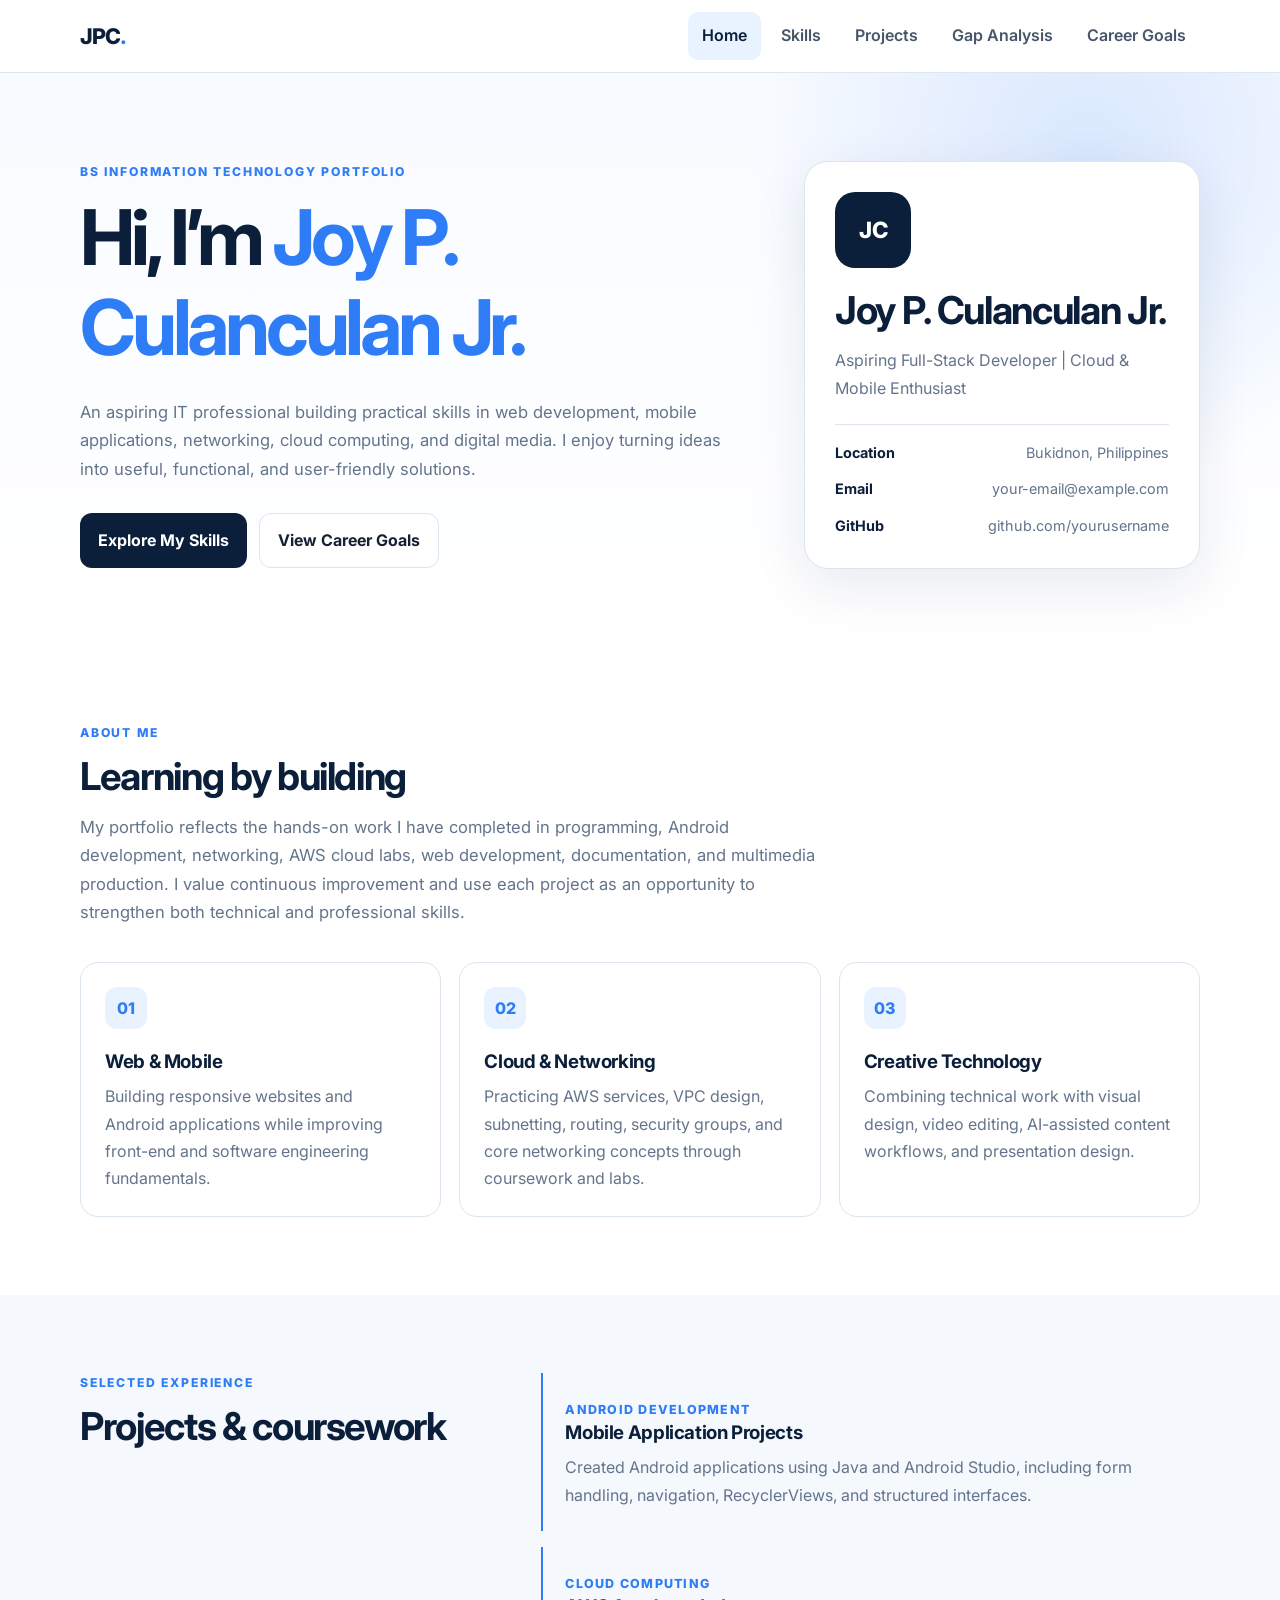
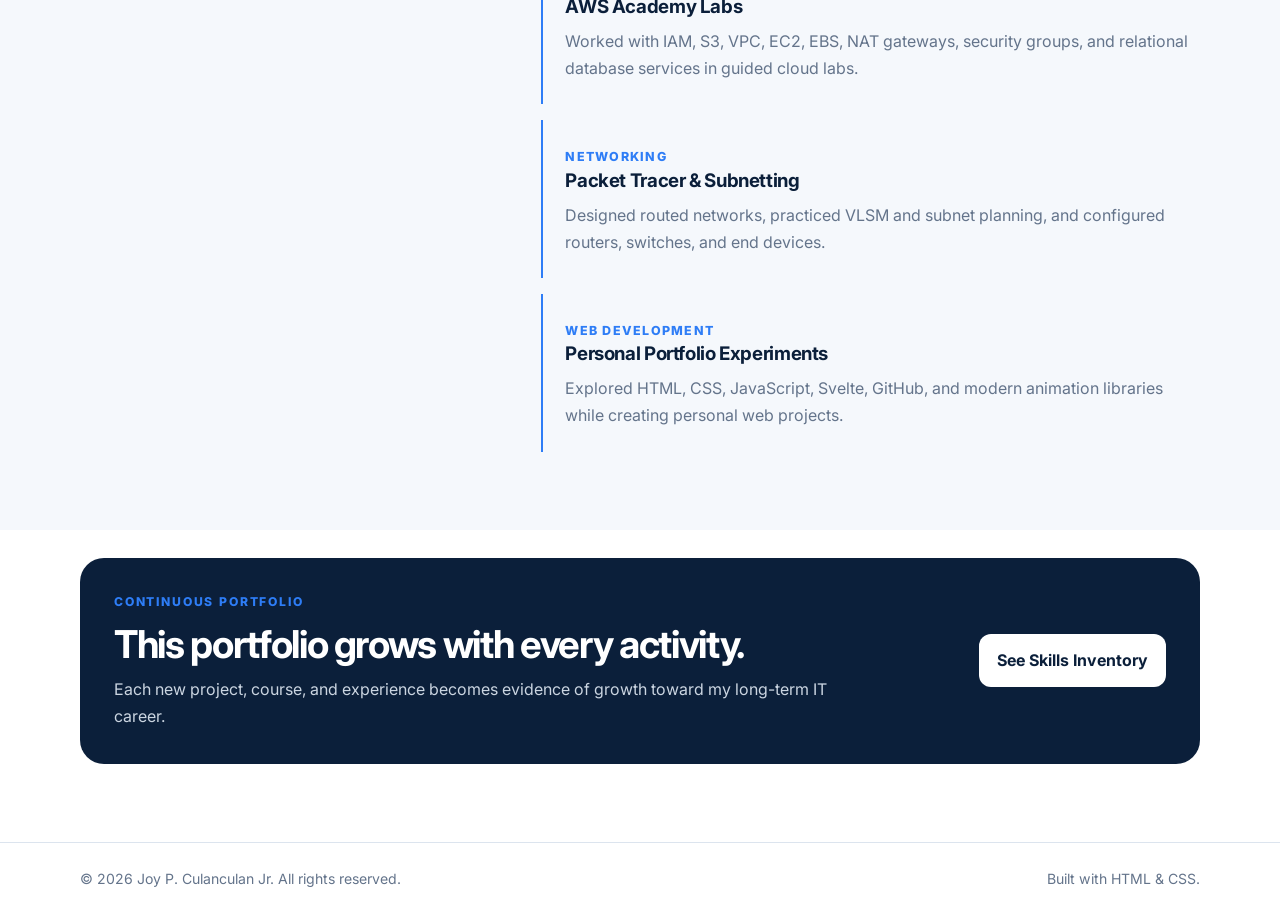
<file: index.html>
<!DOCTYPE html>
<html lang="en">
<head>
  <meta charset="UTF-8" />
  <meta name="viewport" content="width=device-width, initial-scale=1.0" />
  <meta name="description" content="Portfolio of Joy P. Culanculan Jr., an aspiring IT professional focused on web, mobile, cloud, networking, and multimedia." />
  <title>Joy Culanculan | Portfolio</title>
  <link rel="preconnect" href="https://fonts.googleapis.com">
  <link rel="preconnect" href="https://fonts.gstatic.com" crossorigin>
  <link href="https://fonts.googleapis.com/css2?family=Inter:wght@400;500;600;700;800&display=swap" rel="stylesheet">
  <link rel="stylesheet" href="styles.css" />
</head>
<body>
  <header class="site-header">
    <div class="container nav-wrap">
      <a class="brand" href="index.html">JPC<span>.</span></a>
      <nav aria-label="Primary navigation">
        <a class="active" href="index.html">Home</a>
        <a href="skills.html">Skills</a>
        <a href="projects.html">Projects</a>
        <a href="gap-analysis.html">Gap Analysis</a>
        <a href="goals.html">Career Goals</a>
      </nav>
    </div>
  </header>

  <main>
    <section class="hero">
      <div class="container hero-grid">
        <div>
          <p class="eyebrow">BS Information Technology Portfolio</p>
          <h1>Hi, I’m <span>Joy P. Culanculan Jr.</span></h1>
          <p class="hero-copy">
            An aspiring IT professional building practical skills in web development, mobile applications,
            networking, cloud computing, and digital media. I enjoy turning ideas into useful, functional,
            and user-friendly solutions.
          </p>
          <div class="hero-actions">
            <a class="btn primary" href="skills.html">Explore My Skills</a>
            <a class="btn secondary" href="goals.html">View Career Goals</a>
          </div>
        </div>

        <aside class="profile-card">
          <div class="avatar">JC</div>
          <h2>Joy P. Culanculan Jr.</h2>
          <p>Aspiring Full-Stack Developer | Cloud & Mobile Enthusiast</p>
          <div class="contact-list">
            <div><strong>Location</strong><span>Bukidnon, Philippines</span></div>
            <div><strong>Email</strong><span>your-email@example.com</span></div>
            <div><strong>GitHub</strong><span>github.com/yourusername</span></div>
          </div>
        </aside>
      </div>
    </section>

    <section class="section">
      <div class="container">
        <div class="section-heading">
          <p class="eyebrow">About Me</p>
          <h2>Learning by building</h2>
          <p>
            My portfolio reflects the hands-on work I have completed in programming, Android development,
            networking, AWS cloud labs, web development, documentation, and multimedia production. I value
            continuous improvement and use each project as an opportunity to strengthen both technical and
            professional skills.
          </p>
        </div>

        <div class="feature-grid">
          <article class="feature-card">
            <div class="icon">01</div>
            <h3>Web & Mobile</h3>
            <p>Building responsive websites and Android applications while improving front-end and software engineering fundamentals.</p>
          </article>
          <article class="feature-card">
            <div class="icon">02</div>
            <h3>Cloud & Networking</h3>
            <p>Practicing AWS services, VPC design, subnetting, routing, security groups, and core networking concepts through coursework and labs.</p>
          </article>
          <article class="feature-card">
            <div class="icon">03</div>
            <h3>Creative Technology</h3>
            <p>Combining technical work with visual design, video editing, AI-assisted content workflows, and presentation design.</p>
          </article>
        </div>
      </div>
    </section>

    <section class="section alt">
      <div class="container two-col">
        <div>
          <p class="eyebrow">Selected Experience</p>
          <h2>Projects & coursework</h2>
        </div>
        <div class="timeline">
          <article>
            <span>Android Development</span>
            <h3>Mobile Application Projects</h3>
            <p>Created Android applications using Java and Android Studio, including form handling, navigation, RecyclerViews, and structured interfaces.</p>
          </article>
          <article>
            <span>Cloud Computing</span>
            <h3>AWS Academy Labs</h3>
            <p>Worked with IAM, S3, VPC, EC2, EBS, NAT gateways, security groups, and relational database services in guided cloud labs.</p>
          </article>
          <article>
            <span>Networking</span>
            <h3>Packet Tracer & Subnetting</h3>
            <p>Designed routed networks, practiced VLSM and subnet planning, and configured routers, switches, and end devices.</p>
          </article>
          <article>
            <span>Web Development</span>
            <h3>Personal Portfolio Experiments</h3>
            <p>Explored HTML, CSS, JavaScript, Svelte, GitHub, and modern animation libraries while creating personal web projects.</p>
          </article>
        </div>
      </div>
    </section>

    <section class="cta-section">
      <div class="container cta-box">
        <div>
          <p class="eyebrow">Continuous Portfolio</p>
          <h2>This portfolio grows with every activity.</h2>
          <p>Each new project, course, and experience becomes evidence of growth toward my long-term IT career.</p>
        </div>
        <a class="btn primary" href="skills.html">See Skills Inventory</a>
      </div>
    </section>
  </main>

  <footer>
    <div class="container footer-wrap">
      <p>© 2026 Joy P. Culanculan Jr. All rights reserved.</p>
      <p>Built with HTML & CSS.</p>
    </div>
  </footer>
</body>
</html>
</file>
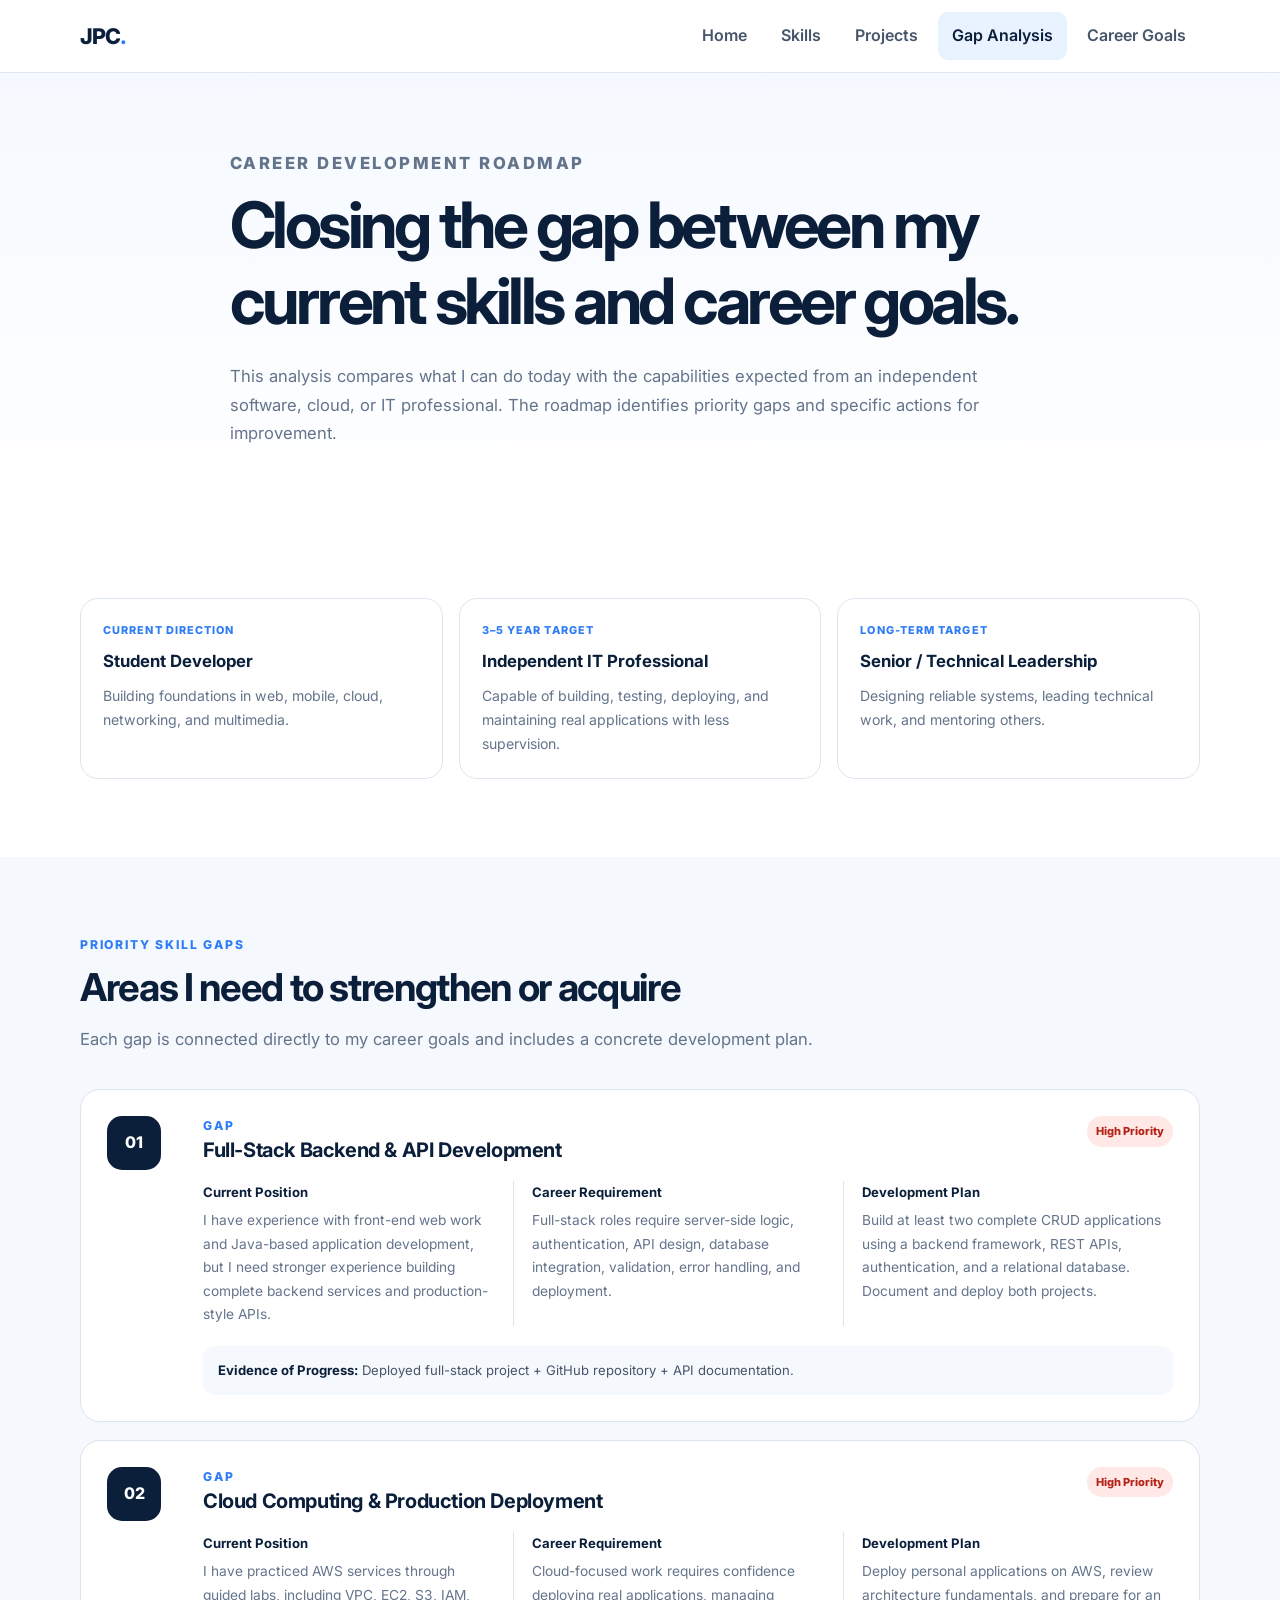
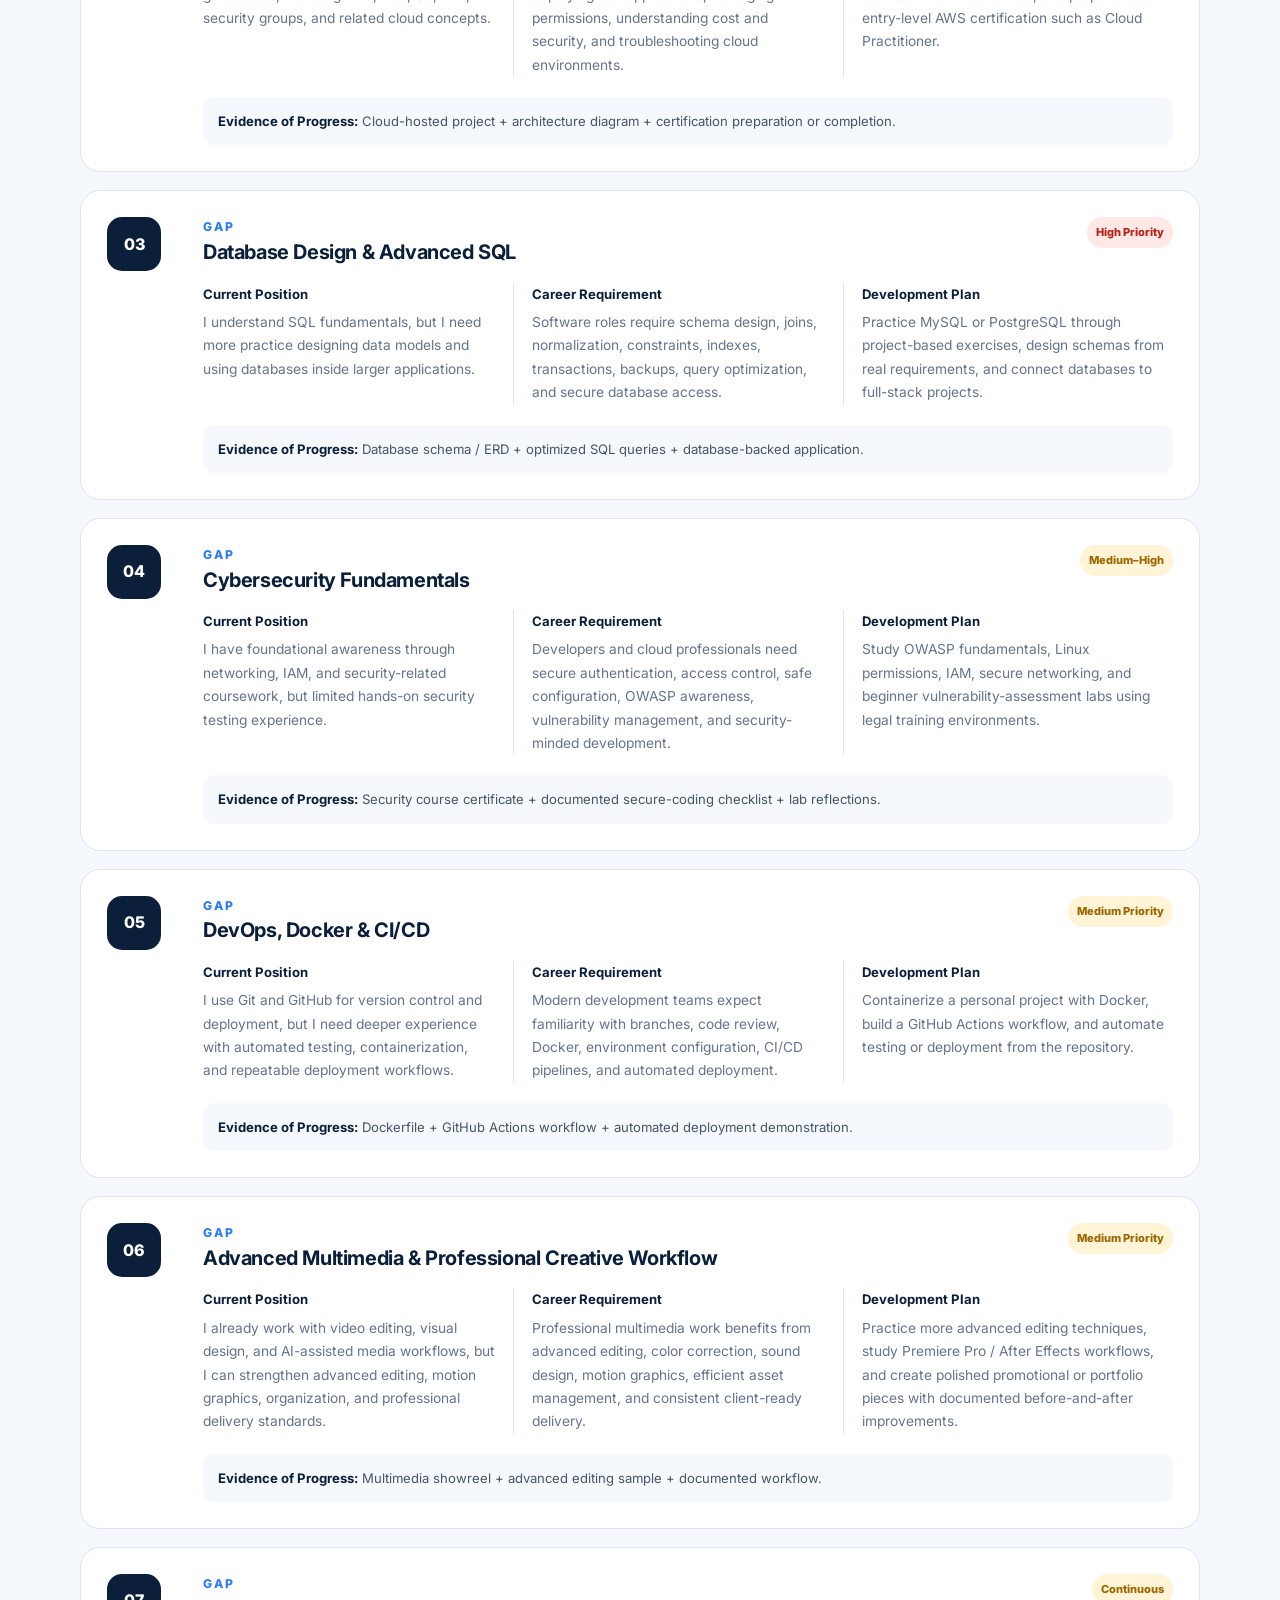
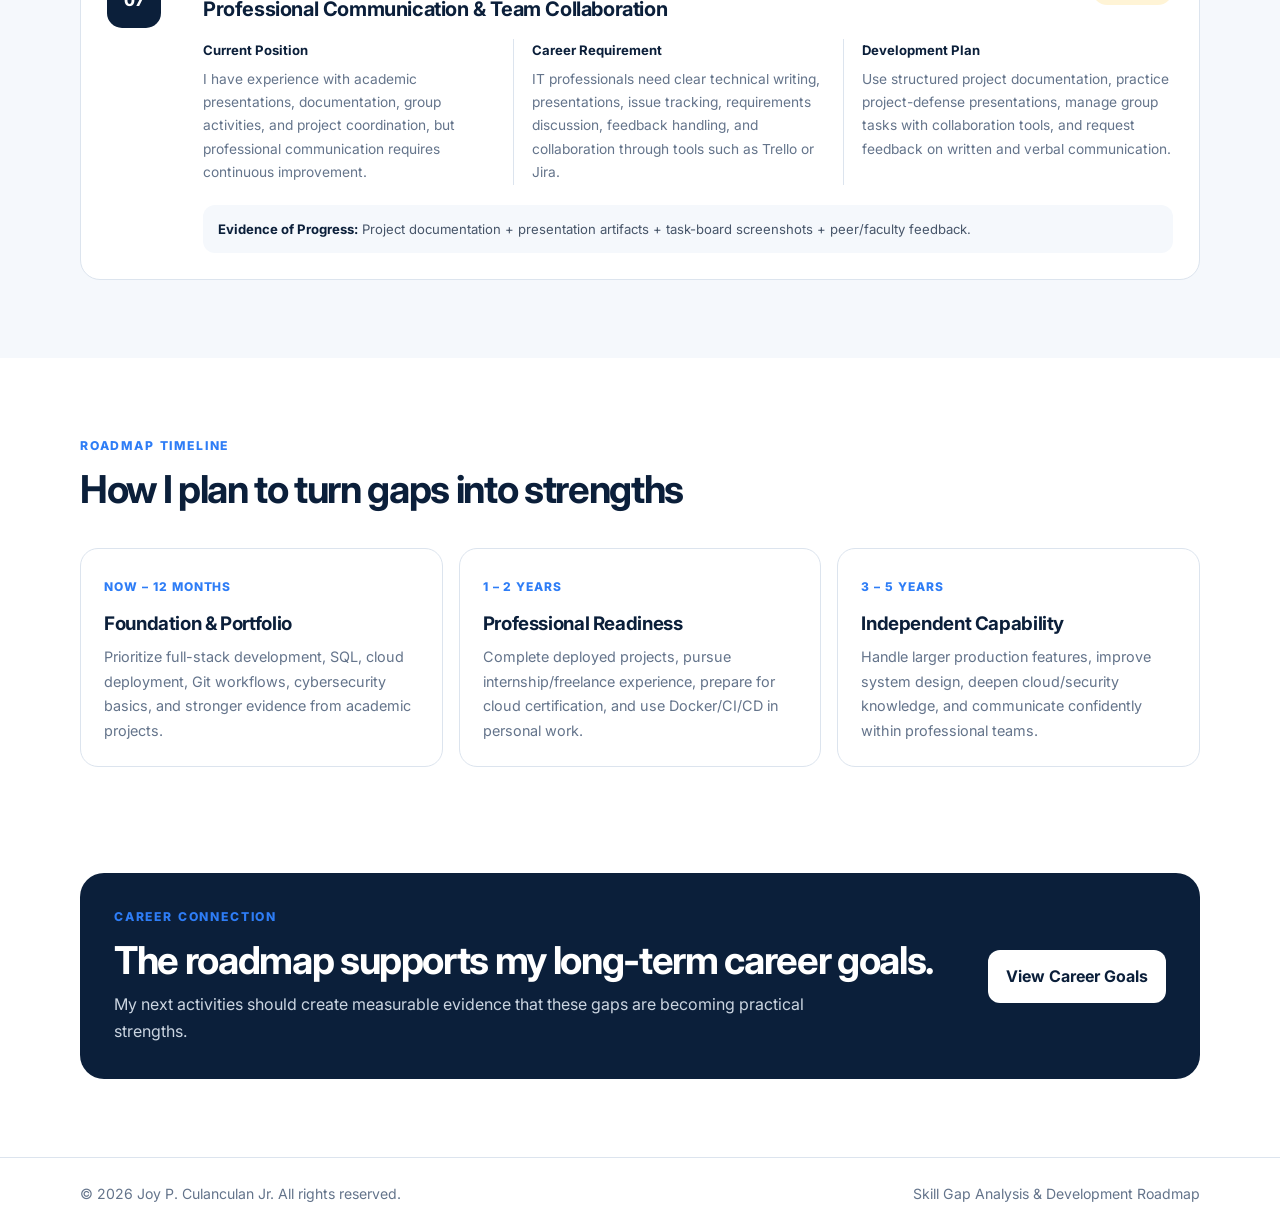
<file: gap-analysis.html>
<!DOCTYPE html>
<html lang="en">
<head>
  <meta charset="UTF-8" />
  <meta name="viewport" content="width=device-width, initial-scale=1.0" />
  <meta name="description" content="Career skill gap analysis and development roadmap for Joy P. Culanculan Jr." />
  <title>Gap Analysis | Joy Culanculan</title>
  <link rel="preconnect" href="https://fonts.googleapis.com">
  <link rel="preconnect" href="https://fonts.gstatic.com" crossorigin>
  <link href="https://fonts.googleapis.com/css2?family=Inter:wght@400;500;600;700;800&display=swap" rel="stylesheet">
  <link rel="stylesheet" href="styles.css" />
</head>
<body>
  <header class="site-header">
    <div class="container nav-wrap">
      <a class="brand" href="index.html">JPC<span>.</span></a>
      <nav aria-label="Primary navigation">
        <a href="index.html">Home</a>
        <a href="skills.html">Skills</a>
        <a href="projects.html">Projects</a>
        <a class="active" href="gap-analysis.html">Gap Analysis</a>
        <a href="goals.html">Career Goals</a>
      </nav>
    </div>
  </header>

  <main>
    <section class="page-hero">
      <div class="container narrow">
        <p class="eyebrow">Career Development Roadmap</p>
        <h1>Closing the gap between my current skills and career goals.</h1>
        <p>
          This analysis compares what I can do today with the capabilities expected from an independent
          software, cloud, or IT professional. The roadmap identifies priority gaps and specific actions for improvement.
        </p>
      </div>
    </section>

    <section class="section">
      <div class="container">
        <div class="gap-summary-grid">
          <article><span>Current Direction</span><strong>Student Developer</strong><p>Building foundations in web, mobile, cloud, networking, and multimedia.</p></article>
          <article><span>3–5 Year Target</span><strong>Independent IT Professional</strong><p>Capable of building, testing, deploying, and maintaining real applications with less supervision.</p></article>
          <article><span>Long-Term Target</span><strong>Senior / Technical Leadership</strong><p>Designing reliable systems, leading technical work, and mentoring others.</p></article>
        </div>
      </div>
    </section>

    <section class="section alt">
      <div class="container">
        <div class="section-heading">
          <p class="eyebrow">Priority Skill Gaps</p>
          <h2>Areas I need to strengthen or acquire</h2>
          <p>Each gap is connected directly to my career goals and includes a concrete development plan.</p>
        </div>

        <div class="roadmap-list">
          <article class="roadmap-card">
            <div class="roadmap-number">01</div>
            <div class="roadmap-main">
              <div class="roadmap-title"><div><p class="eyebrow">Gap</p><h3>Full-Stack Backend & API Development</h3></div><span class="priority high">High Priority</span></div>
              <div class="roadmap-columns">
                <div><strong>Current Position</strong><p>I have experience with front-end web work and Java-based application development, but I need stronger experience building complete backend services and production-style APIs.</p></div>
                <div><strong>Career Requirement</strong><p>Full-stack roles require server-side logic, authentication, API design, database integration, validation, error handling, and deployment.</p></div>
                <div><strong>Development Plan</strong><p>Build at least two complete CRUD applications using a backend framework, REST APIs, authentication, and a relational database. Document and deploy both projects.</p></div>
              </div>
              <div class="milestone"><b>Evidence of Progress:</b> Deployed full-stack project + GitHub repository + API documentation.</div>
            </div>
          </article>

          <article class="roadmap-card">
            <div class="roadmap-number">02</div>
            <div class="roadmap-main">
              <div class="roadmap-title"><div><p class="eyebrow">Gap</p><h3>Cloud Computing & Production Deployment</h3></div><span class="priority high">High Priority</span></div>
              <div class="roadmap-columns">
                <div><strong>Current Position</strong><p>I have practiced AWS services through guided labs, including VPC, EC2, S3, IAM, security groups, and related cloud concepts.</p></div>
                <div><strong>Career Requirement</strong><p>Cloud-focused work requires confidence deploying real applications, managing permissions, understanding cost and security, and troubleshooting cloud environments.</p></div>
                <div><strong>Development Plan</strong><p>Deploy personal applications on AWS, review architecture fundamentals, and prepare for an entry-level AWS certification such as Cloud Practitioner.</p></div>
              </div>
              <div class="milestone"><b>Evidence of Progress:</b> Cloud-hosted project + architecture diagram + certification preparation or completion.</div>
            </div>
          </article>

          <article class="roadmap-card">
            <div class="roadmap-number">03</div>
            <div class="roadmap-main">
              <div class="roadmap-title"><div><p class="eyebrow">Gap</p><h3>Database Design & Advanced SQL</h3></div><span class="priority high">High Priority</span></div>
              <div class="roadmap-columns">
                <div><strong>Current Position</strong><p>I understand SQL fundamentals, but I need more practice designing data models and using databases inside larger applications.</p></div>
                <div><strong>Career Requirement</strong><p>Software roles require schema design, joins, normalization, constraints, indexes, transactions, backups, query optimization, and secure database access.</p></div>
                <div><strong>Development Plan</strong><p>Practice MySQL or PostgreSQL through project-based exercises, design schemas from real requirements, and connect databases to full-stack projects.</p></div>
              </div>
              <div class="milestone"><b>Evidence of Progress:</b> Database schema / ERD + optimized SQL queries + database-backed application.</div>
            </div>
          </article>

          <article class="roadmap-card">
            <div class="roadmap-number">04</div>
            <div class="roadmap-main">
              <div class="roadmap-title"><div><p class="eyebrow">Gap</p><h3>Cybersecurity Fundamentals</h3></div><span class="priority medium">Medium–High</span></div>
              <div class="roadmap-columns">
                <div><strong>Current Position</strong><p>I have foundational awareness through networking, IAM, and security-related coursework, but limited hands-on security testing experience.</p></div>
                <div><strong>Career Requirement</strong><p>Developers and cloud professionals need secure authentication, access control, safe configuration, OWASP awareness, vulnerability management, and security-minded development.</p></div>
                <div><strong>Development Plan</strong><p>Study OWASP fundamentals, Linux permissions, IAM, secure networking, and beginner vulnerability-assessment labs using legal training environments.</p></div>
              </div>
              <div class="milestone"><b>Evidence of Progress:</b> Security course certificate + documented secure-coding checklist + lab reflections.</div>
            </div>
          </article>

          <article class="roadmap-card">
            <div class="roadmap-number">05</div>
            <div class="roadmap-main">
              <div class="roadmap-title"><div><p class="eyebrow">Gap</p><h3>DevOps, Docker & CI/CD</h3></div><span class="priority medium">Medium Priority</span></div>
              <div class="roadmap-columns">
                <div><strong>Current Position</strong><p>I use Git and GitHub for version control and deployment, but I need deeper experience with automated testing, containerization, and repeatable deployment workflows.</p></div>
                <div><strong>Career Requirement</strong><p>Modern development teams expect familiarity with branches, code review, Docker, environment configuration, CI/CD pipelines, and automated deployment.</p></div>
                <div><strong>Development Plan</strong><p>Containerize a personal project with Docker, build a GitHub Actions workflow, and automate testing or deployment from the repository.</p></div>
              </div>
              <div class="milestone"><b>Evidence of Progress:</b> Dockerfile + GitHub Actions workflow + automated deployment demonstration.</div>
            </div>
          </article>

          <article class="roadmap-card">
            <div class="roadmap-number">06</div>
            <div class="roadmap-main">
              <div class="roadmap-title"><div><p class="eyebrow">Gap</p><h3>Advanced Multimedia & Professional Creative Workflow</h3></div><span class="priority medium">Medium Priority</span></div>
              <div class="roadmap-columns">
                <div><strong>Current Position</strong><p>I already work with video editing, visual design, and AI-assisted media workflows, but I can strengthen advanced editing, motion graphics, organization, and professional delivery standards.</p></div>
                <div><strong>Career Requirement</strong><p>Professional multimedia work benefits from advanced editing, color correction, sound design, motion graphics, efficient asset management, and consistent client-ready delivery.</p></div>
                <div><strong>Development Plan</strong><p>Practice more advanced editing techniques, study Premiere Pro / After Effects workflows, and create polished promotional or portfolio pieces with documented before-and-after improvements.</p></div>
              </div>
              <div class="milestone"><b>Evidence of Progress:</b> Multimedia showreel + advanced editing sample + documented workflow.</div>
            </div>
          </article>

          <article class="roadmap-card">
            <div class="roadmap-number">07</div>
            <div class="roadmap-main">
              <div class="roadmap-title"><div><p class="eyebrow">Gap</p><h3>Professional Communication & Team Collaboration</h3></div><span class="priority medium">Continuous</span></div>
              <div class="roadmap-columns">
                <div><strong>Current Position</strong><p>I have experience with academic presentations, documentation, group activities, and project coordination, but professional communication requires continuous improvement.</p></div>
                <div><strong>Career Requirement</strong><p>IT professionals need clear technical writing, presentations, issue tracking, requirements discussion, feedback handling, and collaboration through tools such as Trello or Jira.</p></div>
                <div><strong>Development Plan</strong><p>Use structured project documentation, practice project-defense presentations, manage group tasks with collaboration tools, and request feedback on written and verbal communication.</p></div>
              </div>
              <div class="milestone"><b>Evidence of Progress:</b> Project documentation + presentation artifacts + task-board screenshots + peer/faculty feedback.</div>
            </div>
          </article>
        </div>
      </div>
    </section>

    <section class="section">
      <div class="container">
        <div class="section-heading">
          <p class="eyebrow">Roadmap Timeline</p>
          <h2>How I plan to turn gaps into strengths</h2>
        </div>
        <div class="roadmap-phases">
          <article><span>Now – 12 Months</span><h3>Foundation & Portfolio</h3><p>Prioritize full-stack development, SQL, cloud deployment, Git workflows, cybersecurity basics, and stronger evidence from academic projects.</p></article>
          <article><span>1 – 2 Years</span><h3>Professional Readiness</h3><p>Complete deployed projects, pursue internship/freelance experience, prepare for cloud certification, and use Docker/CI/CD in personal work.</p></article>
          <article><span>3 – 5 Years</span><h3>Independent Capability</h3><p>Handle larger production features, improve system design, deepen cloud/security knowledge, and communicate confidently within professional teams.</p></article>
        </div>
      </div>
    </section>

    <section class="cta-section">
      <div class="container cta-box">
        <div>
          <p class="eyebrow">Career Connection</p>
          <h2>The roadmap supports my long-term career goals.</h2>
          <p>My next activities should create measurable evidence that these gaps are becoming practical strengths.</p>
        </div>
        <a class="btn primary" href="goals.html">View Career Goals</a>
      </div>
    </section>
  </main>

  <footer>
    <div class="container footer-wrap">
      <p>© 2026 Joy P. Culanculan Jr. All rights reserved.</p>
      <p>Skill Gap Analysis & Development Roadmap</p>
    </div>
  </footer>
</body>
</html>
</file>
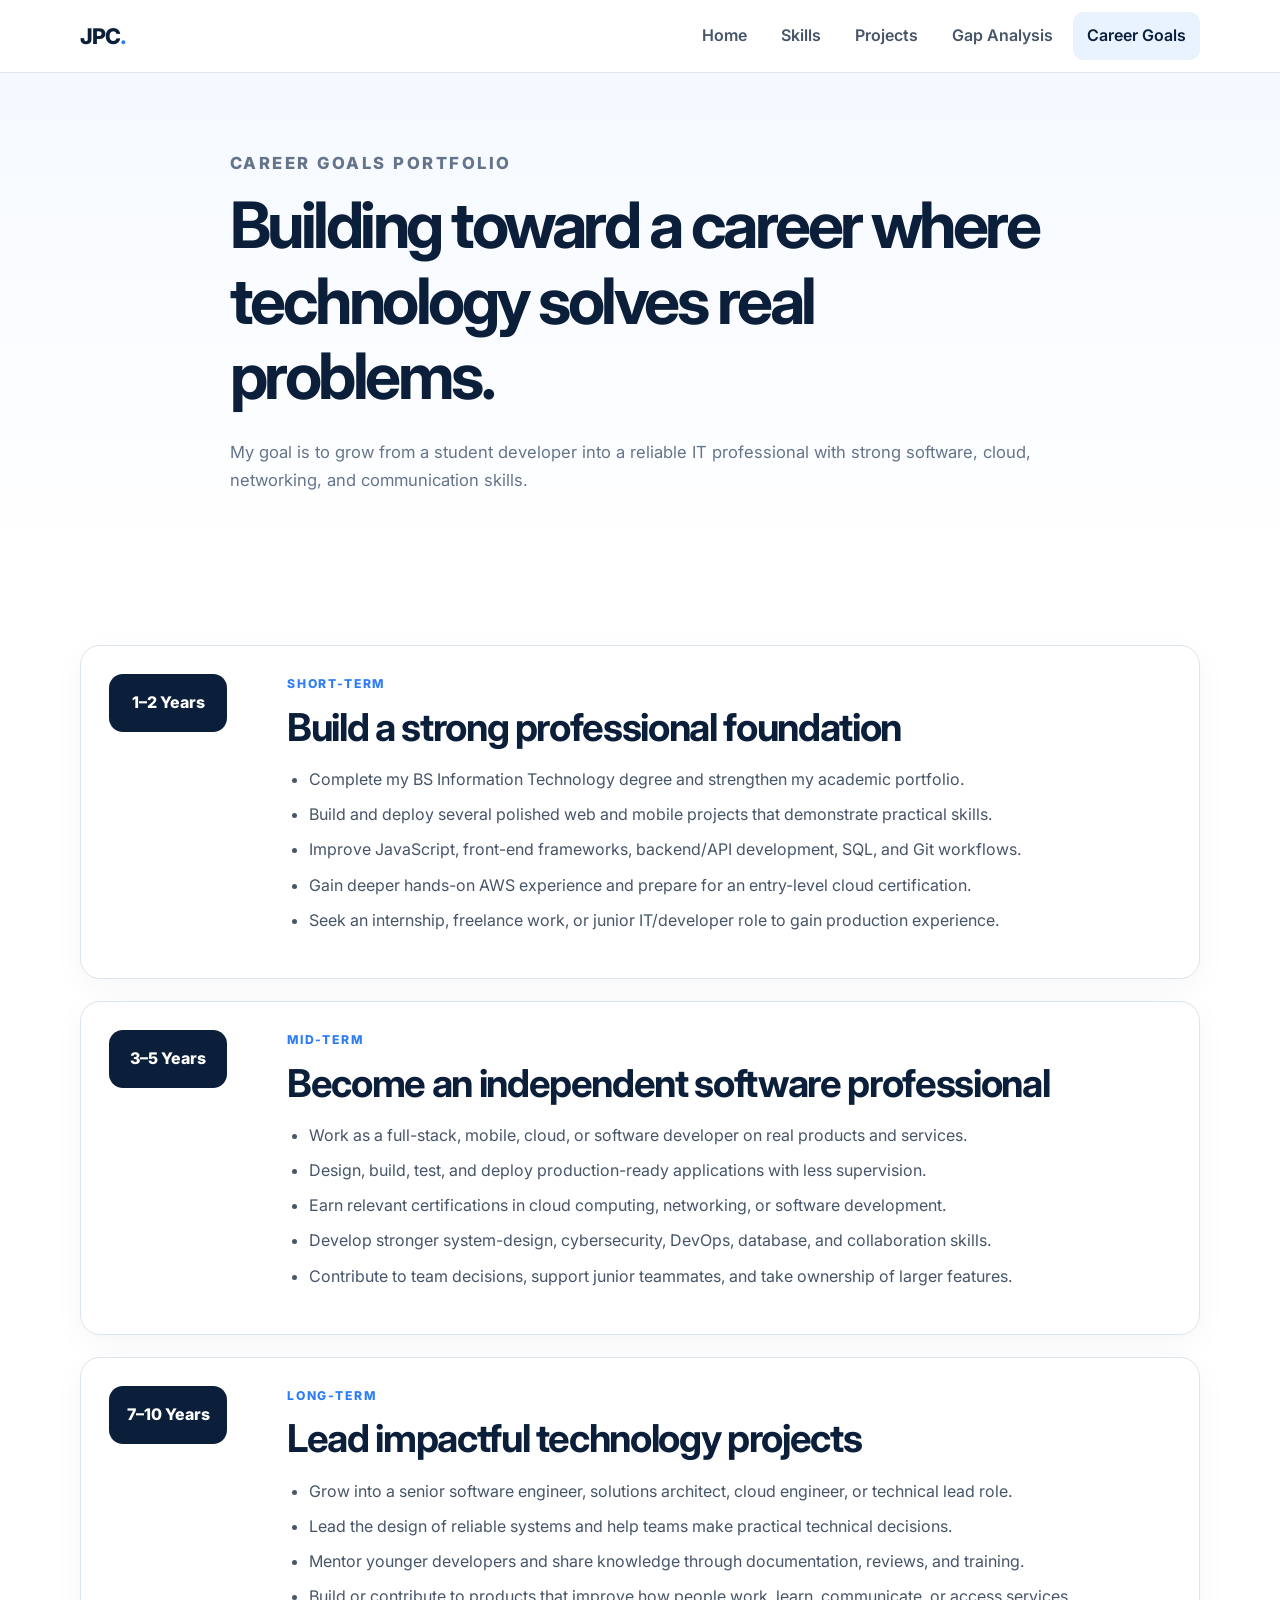
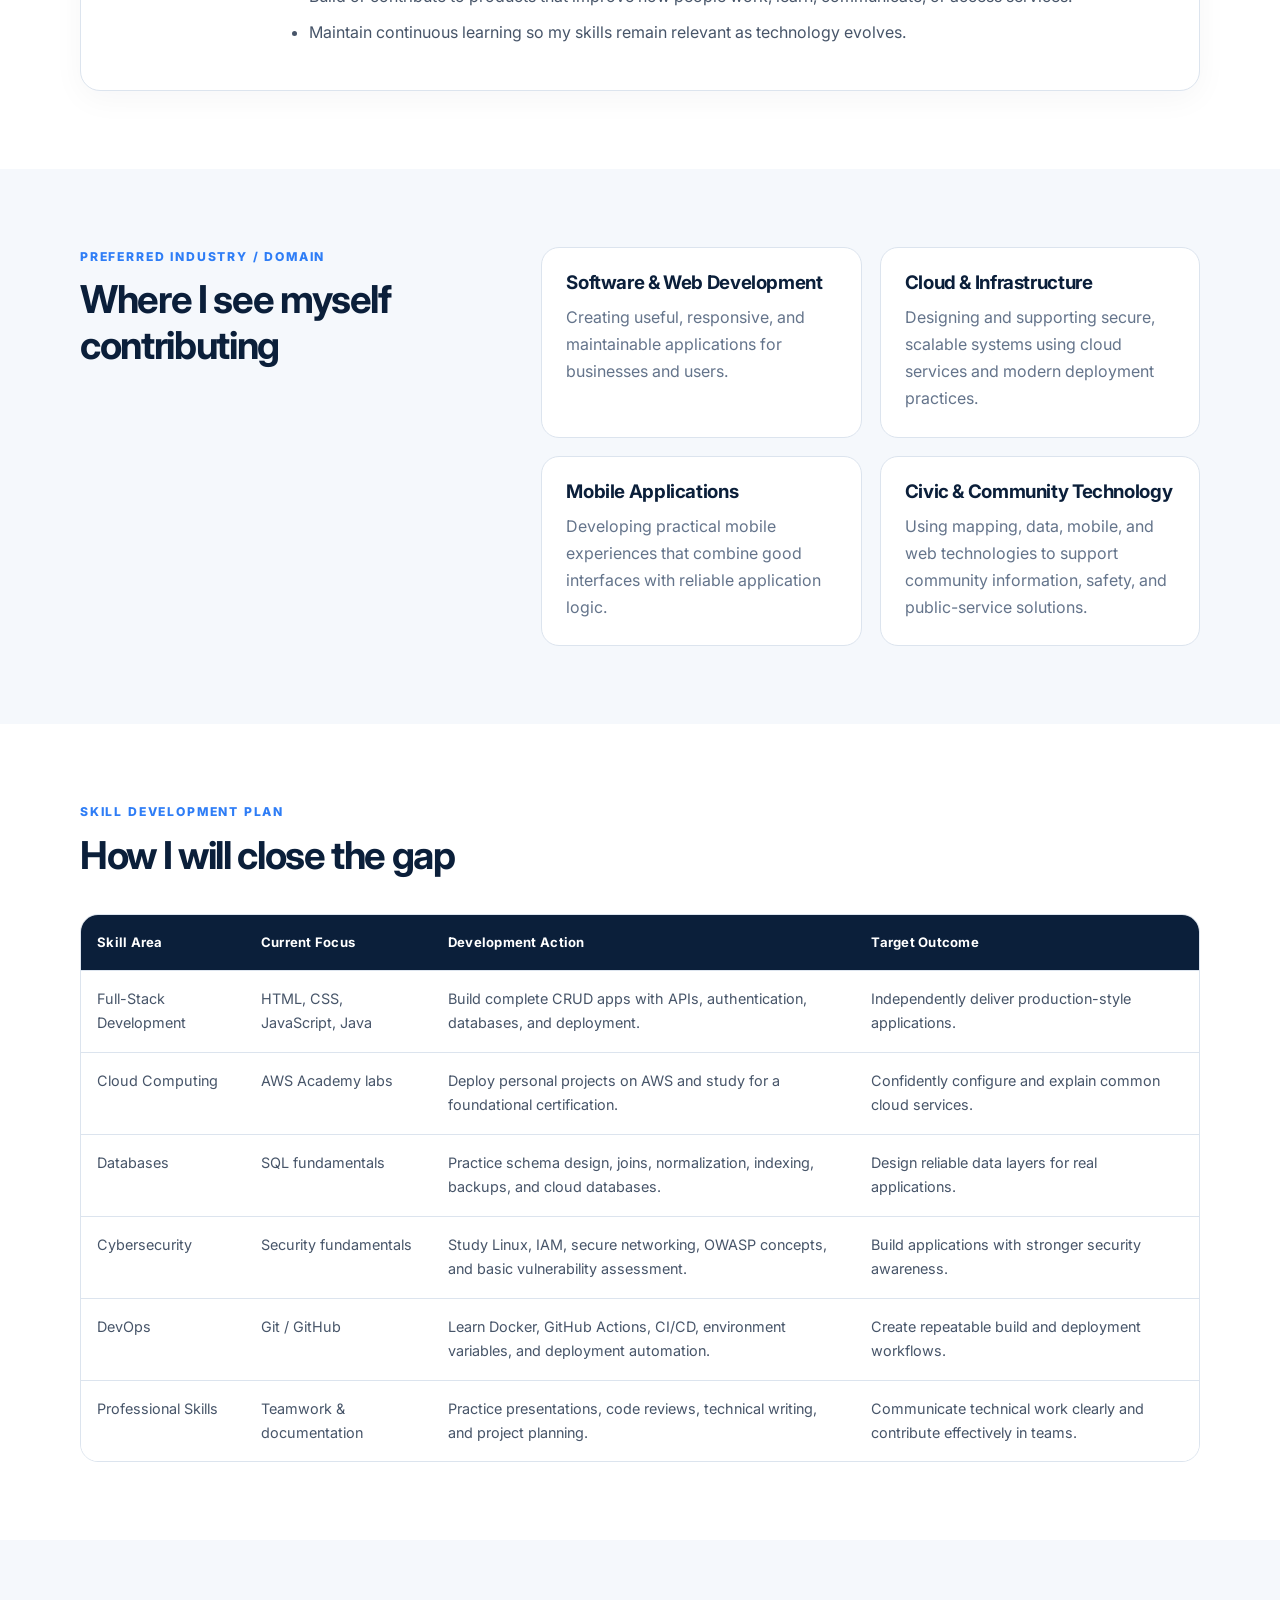
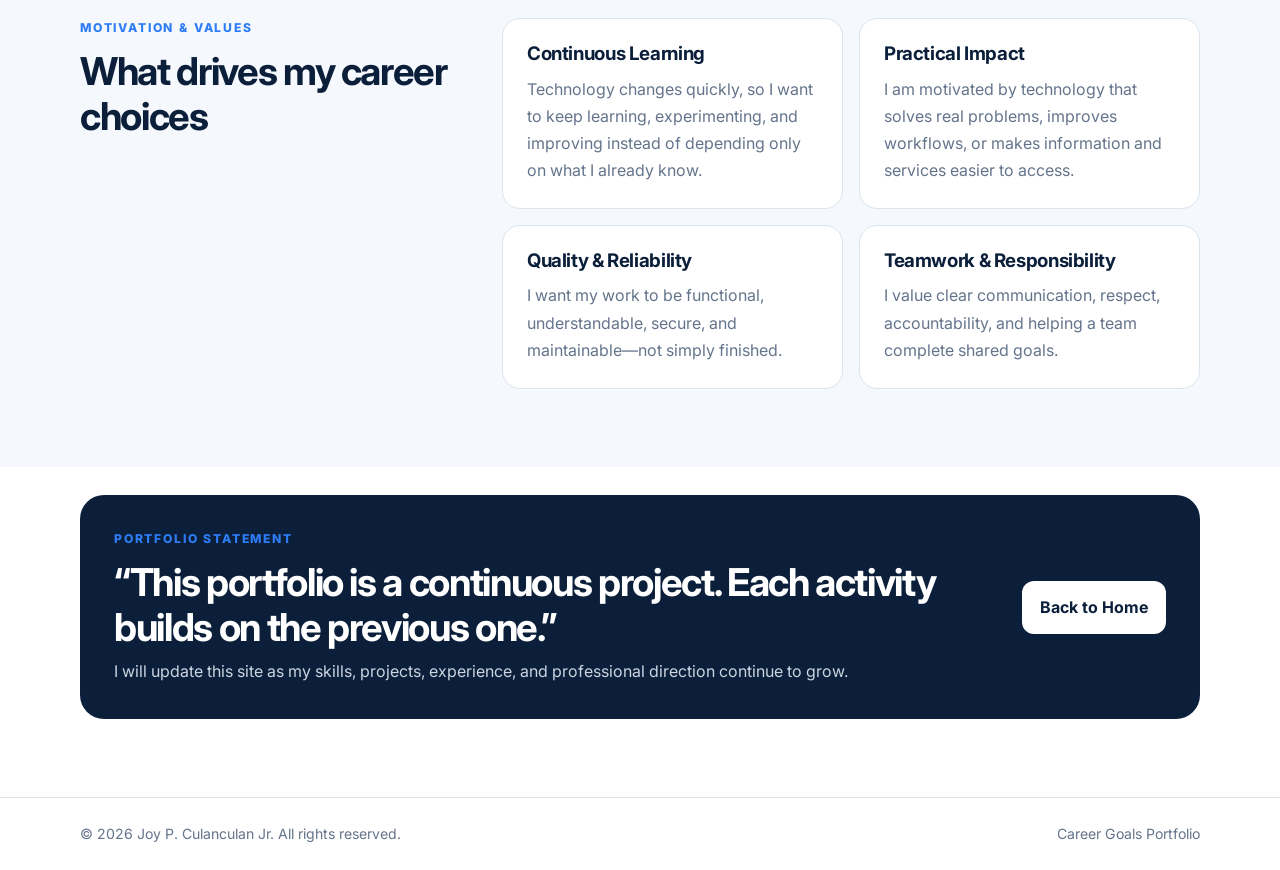
<file: goals.html>
<!DOCTYPE html>
<html lang="en">
<head>
  <meta charset="UTF-8" />
  <meta name="viewport" content="width=device-width, initial-scale=1.0" />
  <meta name="description" content="Career goals portfolio for Joy P. Culanculan Jr." />
  <title>Career Goals | Joy Culanculan</title>
  <link rel="preconnect" href="https://fonts.googleapis.com">
  <link rel="preconnect" href="https://fonts.gstatic.com" crossorigin>
  <link href="https://fonts.googleapis.com/css2?family=Inter:wght@400;500;600;700;800&display=swap" rel="stylesheet">
  <link rel="stylesheet" href="styles.css" />
</head>
<body>
  <header class="site-header">
    <div class="container nav-wrap">
      <a class="brand" href="index.html">JPC<span>.</span></a>
      <nav aria-label="Primary navigation">
        <a href="index.html">Home</a>
        <a href="skills.html">Skills</a>
        <a href="projects.html">Projects</a>
        <a href="gap-analysis.html">Gap Analysis</a>
        <a class="active" href="goals.html">Career Goals</a>
      </nav>
    </div>
  </header>

  <main>
    <section class="page-hero">
      <div class="container narrow">
        <p class="eyebrow">Career Goals Portfolio</p>
        <h1>Building toward a career where technology solves real problems.</h1>
        <p>
          My goal is to grow from a student developer into a reliable IT professional with strong software,
          cloud, networking, and communication skills.
        </p>
      </div>
    </section>

    <section class="section">
      <div class="container">
        <div class="goal-timeline">
          <article class="goal-card">
            <div class="goal-year">1–2 Years</div>
            <div>
              <p class="eyebrow">Short-Term</p>
              <h2>Build a strong professional foundation</h2>
              <ul>
                <li>Complete my BS Information Technology degree and strengthen my academic portfolio.</li>
                <li>Build and deploy several polished web and mobile projects that demonstrate practical skills.</li>
                <li>Improve JavaScript, front-end frameworks, backend/API development, SQL, and Git workflows.</li>
                <li>Gain deeper hands-on AWS experience and prepare for an entry-level cloud certification.</li>
                <li>Seek an internship, freelance work, or junior IT/developer role to gain production experience.</li>
              </ul>
            </div>
          </article>

          <article class="goal-card">
            <div class="goal-year">3–5 Years</div>
            <div>
              <p class="eyebrow">Mid-Term</p>
              <h2>Become an independent software professional</h2>
              <ul>
                <li>Work as a full-stack, mobile, cloud, or software developer on real products and services.</li>
                <li>Design, build, test, and deploy production-ready applications with less supervision.</li>
                <li>Earn relevant certifications in cloud computing, networking, or software development.</li>
                <li>Develop stronger system-design, cybersecurity, DevOps, database, and collaboration skills.</li>
                <li>Contribute to team decisions, support junior teammates, and take ownership of larger features.</li>
              </ul>
            </div>
          </article>

          <article class="goal-card">
            <div class="goal-year">7–10 Years</div>
            <div>
              <p class="eyebrow">Long-Term</p>
              <h2>Lead impactful technology projects</h2>
              <ul>
                <li>Grow into a senior software engineer, solutions architect, cloud engineer, or technical lead role.</li>
                <li>Lead the design of reliable systems and help teams make practical technical decisions.</li>
                <li>Mentor younger developers and share knowledge through documentation, reviews, and training.</li>
                <li>Build or contribute to products that improve how people work, learn, communicate, or access services.</li>
                <li>Maintain continuous learning so my skills remain relevant as technology evolves.</li>
              </ul>
            </div>
          </article>
        </div>
      </div>
    </section>

    <section class="section alt">
      <div class="container two-col top-align">
        <div>
          <p class="eyebrow">Preferred Industry / Domain</p>
          <h2>Where I see myself contributing</h2>
        </div>
        <div class="domain-grid">
          <article><h3>Software & Web Development</h3><p>Creating useful, responsive, and maintainable applications for businesses and users.</p></article>
          <article><h3>Cloud & Infrastructure</h3><p>Designing and supporting secure, scalable systems using cloud services and modern deployment practices.</p></article>
          <article><h3>Mobile Applications</h3><p>Developing practical mobile experiences that combine good interfaces with reliable application logic.</p></article>
          <article><h3>Civic & Community Technology</h3><p>Using mapping, data, mobile, and web technologies to support community information, safety, and public-service solutions.</p></article>
        </div>
      </div>
    </section>

    <section class="section">
      <div class="container">
        <div class="section-heading">
          <p class="eyebrow">Skill Development Plan</p>
          <h2>How I will close the gap</h2>
        </div>
        <div class="plan-table-wrap">
          <table class="plan-table">
            <thead>
              <tr><th>Skill Area</th><th>Current Focus</th><th>Development Action</th><th>Target Outcome</th></tr>
            </thead>
            <tbody>
              <tr><td>Full-Stack Development</td><td>HTML, CSS, JavaScript, Java</td><td>Build complete CRUD apps with APIs, authentication, databases, and deployment.</td><td>Independently deliver production-style applications.</td></tr>
              <tr><td>Cloud Computing</td><td>AWS Academy labs</td><td>Deploy personal projects on AWS and study for a foundational certification.</td><td>Confidently configure and explain common cloud services.</td></tr>
              <tr><td>Databases</td><td>SQL fundamentals</td><td>Practice schema design, joins, normalization, indexing, backups, and cloud databases.</td><td>Design reliable data layers for real applications.</td></tr>
              <tr><td>Cybersecurity</td><td>Security fundamentals</td><td>Study Linux, IAM, secure networking, OWASP concepts, and basic vulnerability assessment.</td><td>Build applications with stronger security awareness.</td></tr>
              <tr><td>DevOps</td><td>Git / GitHub</td><td>Learn Docker, GitHub Actions, CI/CD, environment variables, and deployment automation.</td><td>Create repeatable build and deployment workflows.</td></tr>
              <tr><td>Professional Skills</td><td>Teamwork & documentation</td><td>Practice presentations, code reviews, technical writing, and project planning.</td><td>Communicate technical work clearly and contribute effectively in teams.</td></tr>
            </tbody>
          </table>
        </div>
      </div>
    </section>

    <section class="section alt">
      <div class="container values-grid">
        <div>
          <p class="eyebrow">Motivation & Values</p>
          <h2>What drives my career choices</h2>
        </div>
        <div class="value-cards">
          <article><h3>Continuous Learning</h3><p>Technology changes quickly, so I want to keep learning, experimenting, and improving instead of depending only on what I already know.</p></article>
          <article><h3>Practical Impact</h3><p>I am motivated by technology that solves real problems, improves workflows, or makes information and services easier to access.</p></article>
          <article><h3>Quality & Reliability</h3><p>I want my work to be functional, understandable, secure, and maintainable—not simply finished.</p></article>
          <article><h3>Teamwork & Responsibility</h3><p>I value clear communication, respect, accountability, and helping a team complete shared goals.</p></article>
        </div>
      </div>
    </section>

    <section class="cta-section">
      <div class="container cta-box">
        <div>
          <p class="eyebrow">Portfolio Statement</p>
          <h2>“This portfolio is a continuous project. Each activity builds on the previous one.”</h2>
          <p>I will update this site as my skills, projects, experience, and professional direction continue to grow.</p>
        </div>
        <a class="btn primary" href="index.html">Back to Home</a>
      </div>
    </section>
  </main>

  <footer>
    <div class="container footer-wrap">
      <p>© 2026 Joy P. Culanculan Jr. All rights reserved.</p>
      <p>Career Goals Portfolio</p>
    </div>
  </footer>
</body>
</html>
</file>
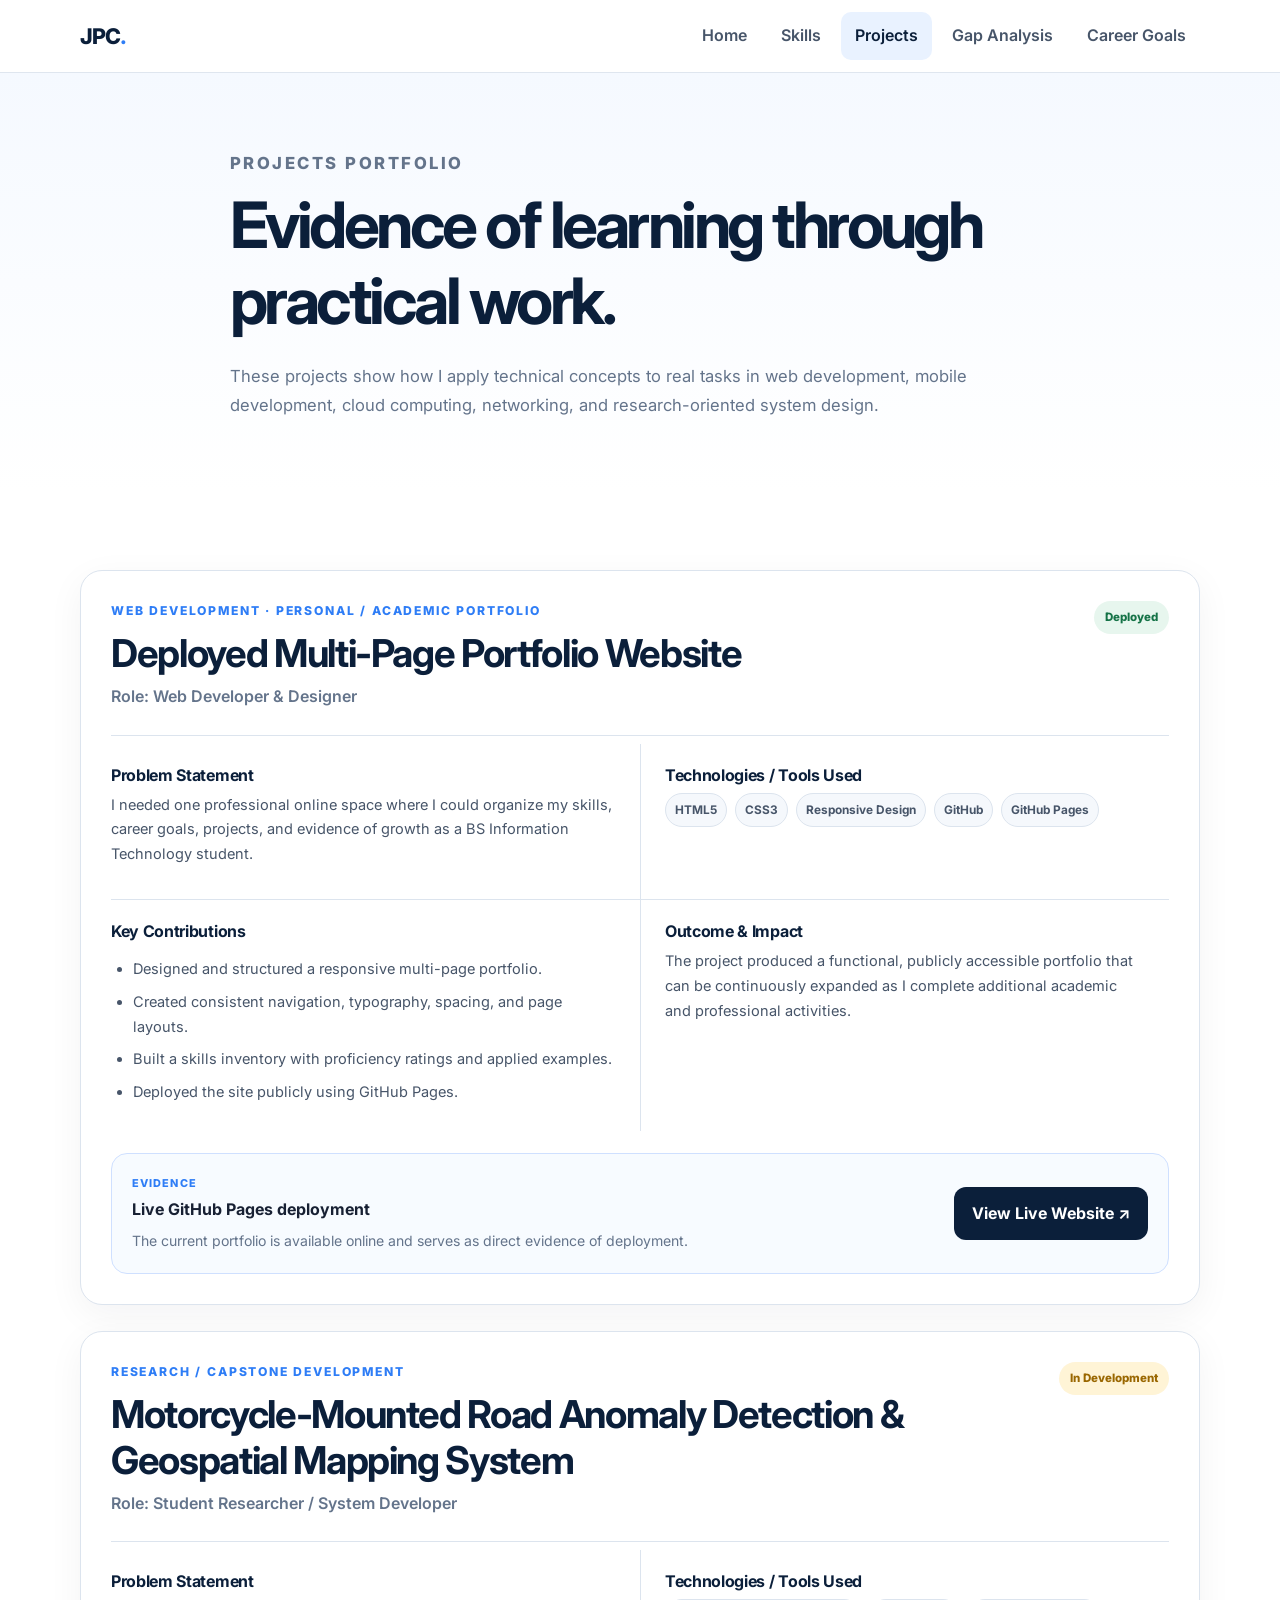
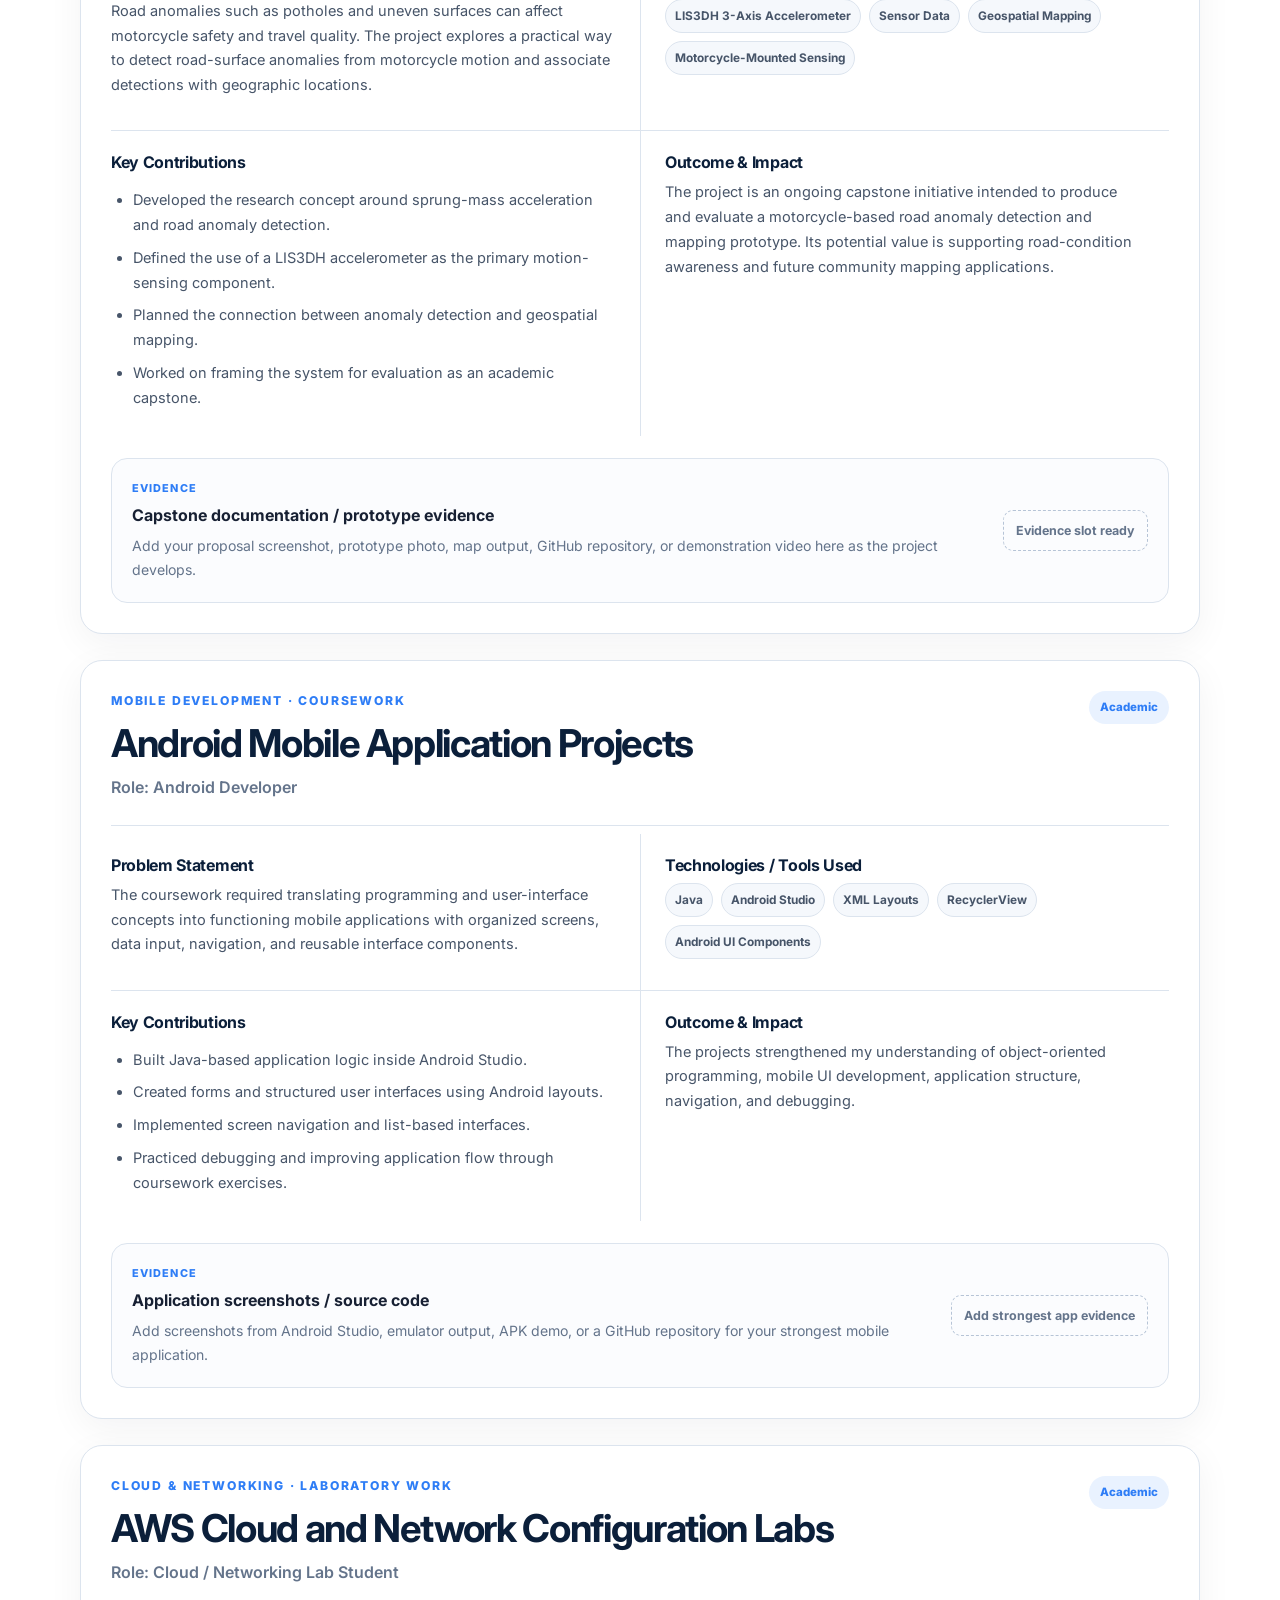
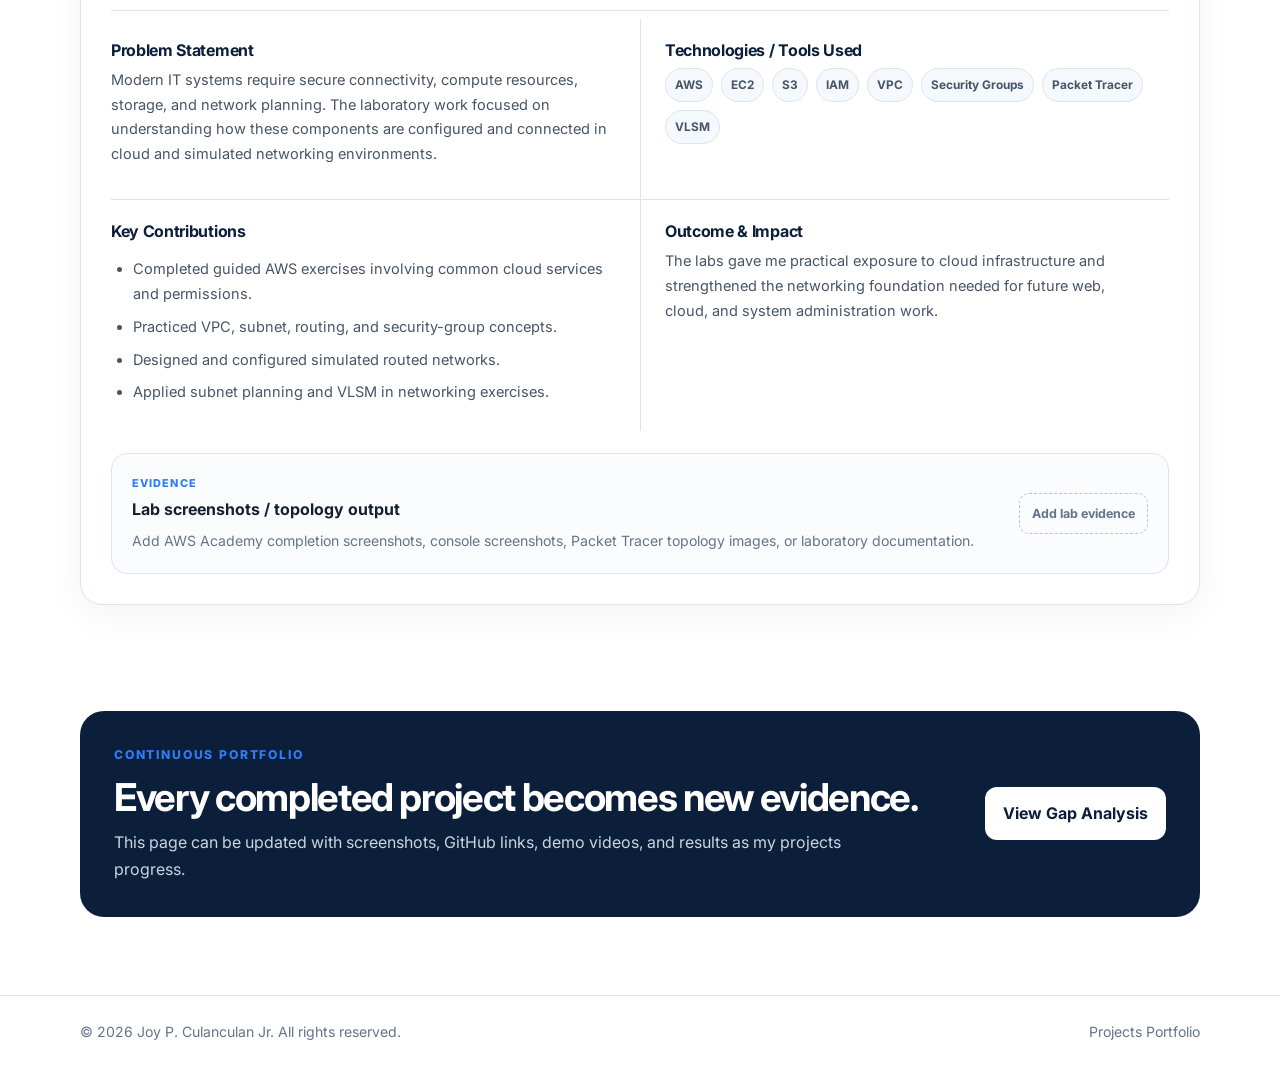
<file: projects.html>
<!DOCTYPE html>
<html lang="en">
<head>
  <meta charset="UTF-8" />
  <meta name="viewport" content="width=device-width, initial-scale=1.0" />
  <meta name="description" content="Academic and personal projects by Joy P. Culanculan Jr." />
  <title>Projects | Joy Culanculan</title>
  <link rel="preconnect" href="https://fonts.googleapis.com">
  <link rel="preconnect" href="https://fonts.gstatic.com" crossorigin>
  <link href="https://fonts.googleapis.com/css2?family=Inter:wght@400;500;600;700;800&display=swap" rel="stylesheet">
  <link rel="stylesheet" href="styles.css" />
</head>
<body>
  <header class="site-header">
    <div class="container nav-wrap">
      <a class="brand" href="index.html">JPC<span>.</span></a>
      <nav aria-label="Primary navigation">
        <a href="index.html">Home</a>
        <a href="skills.html">Skills</a>
        <a class="active" href="projects.html">Projects</a>
        <a href="gap-analysis.html">Gap Analysis</a>
        <a href="goals.html">Career Goals</a>
      </nav>
    </div>
  </header>

  <main>
    <section class="page-hero">
      <div class="container narrow">
        <p class="eyebrow">Projects Portfolio</p>
        <h1>Evidence of learning through practical work.</h1>
        <p>
          These projects show how I apply technical concepts to real tasks in web development,
          mobile development, cloud computing, networking, and research-oriented system design.
        </p>
      </div>
    </section>

    <section class="section">
      <div class="container project-list">

        <article class="project-detail-card">
          <div class="project-header-row">
            <div>
              <p class="eyebrow">Web Development · Personal / Academic Portfolio</p>
              <h2>Deployed Multi-Page Portfolio Website</h2>
              <p class="project-role">Role: Web Developer & Designer</p>
            </div>
            <span class="project-status deployed">Deployed</span>
          </div>

          <div class="project-detail-grid">
            <div class="project-field">
              <h3>Problem Statement</h3>
              <p>I needed one professional online space where I could organize my skills, career goals, projects, and evidence of growth as a BS Information Technology student.</p>
            </div>
            <div class="project-field">
              <h3>Technologies / Tools Used</h3>
              <div class="tag-list"><span>HTML5</span><span>CSS3</span><span>Responsive Design</span><span>GitHub</span><span>GitHub Pages</span></div>
            </div>
            <div class="project-field">
              <h3>Key Contributions</h3>
              <ul>
                <li>Designed and structured a responsive multi-page portfolio.</li>
                <li>Created consistent navigation, typography, spacing, and page layouts.</li>
                <li>Built a skills inventory with proficiency ratings and applied examples.</li>
                <li>Deployed the site publicly using GitHub Pages.</li>
              </ul>
            </div>
            <div class="project-field">
              <h3>Outcome & Impact</h3>
              <p>The project produced a functional, publicly accessible portfolio that can be continuously expanded as I complete additional academic and professional activities.</p>
            </div>
          </div>

          <div class="evidence-box">
            <div>
              <span class="evidence-label">Evidence</span>
              <strong>Live GitHub Pages deployment</strong>
              <p>The current portfolio is available online and serves as direct evidence of deployment.</p>
            </div>
            <a class="btn primary" href="https://culanculanjoy21.github.io/portfolio-activity-1/" target="_blank" rel="noopener">View Live Website ↗</a>
          </div>
        </article>

        <article class="project-detail-card">
          <div class="project-header-row">
            <div>
              <p class="eyebrow">Research / Capstone Development</p>
              <h2>Motorcycle-Mounted Road Anomaly Detection & Geospatial Mapping System</h2>
              <p class="project-role">Role: Student Researcher / System Developer</p>
            </div>
            <span class="project-status progress">In Development</span>
          </div>

          <div class="project-detail-grid">
            <div class="project-field">
              <h3>Problem Statement</h3>
              <p>Road anomalies such as potholes and uneven surfaces can affect motorcycle safety and travel quality. The project explores a practical way to detect road-surface anomalies from motorcycle motion and associate detections with geographic locations.</p>
            </div>
            <div class="project-field">
              <h3>Technologies / Tools Used</h3>
              <div class="tag-list"><span>LIS3DH 3-Axis Accelerometer</span><span>Sensor Data</span><span>Geospatial Mapping</span><span>Motorcycle-Mounted Sensing</span></div>
            </div>
            <div class="project-field">
              <h3>Key Contributions</h3>
              <ul>
                <li>Developed the research concept around sprung-mass acceleration and road anomaly detection.</li>
                <li>Defined the use of a LIS3DH accelerometer as the primary motion-sensing component.</li>
                <li>Planned the connection between anomaly detection and geospatial mapping.</li>
                <li>Worked on framing the system for evaluation as an academic capstone.</li>
              </ul>
            </div>
            <div class="project-field">
              <h3>Outcome & Impact</h3>
              <p>The project is an ongoing capstone initiative intended to produce and evaluate a motorcycle-based road anomaly detection and mapping prototype. Its potential value is supporting road-condition awareness and future community mapping applications.</p>
            </div>
          </div>

          <div class="evidence-box muted-evidence">
            <div>
              <span class="evidence-label">Evidence</span>
              <strong>Capstone documentation / prototype evidence</strong>
              <p>Add your proposal screenshot, prototype photo, map output, GitHub repository, or demonstration video here as the project develops.</p>
            </div>
            <span class="evidence-placeholder">Evidence slot ready</span>
          </div>
        </article>

        <article class="project-detail-card">
          <div class="project-header-row">
            <div>
              <p class="eyebrow">Mobile Development · Coursework</p>
              <h2>Android Mobile Application Projects</h2>
              <p class="project-role">Role: Android Developer</p>
            </div>
            <span class="project-status academic">Academic</span>
          </div>

          <div class="project-detail-grid">
            <div class="project-field">
              <h3>Problem Statement</h3>
              <p>The coursework required translating programming and user-interface concepts into functioning mobile applications with organized screens, data input, navigation, and reusable interface components.</p>
            </div>
            <div class="project-field">
              <h3>Technologies / Tools Used</h3>
              <div class="tag-list"><span>Java</span><span>Android Studio</span><span>XML Layouts</span><span>RecyclerView</span><span>Android UI Components</span></div>
            </div>
            <div class="project-field">
              <h3>Key Contributions</h3>
              <ul>
                <li>Built Java-based application logic inside Android Studio.</li>
                <li>Created forms and structured user interfaces using Android layouts.</li>
                <li>Implemented screen navigation and list-based interfaces.</li>
                <li>Practiced debugging and improving application flow through coursework exercises.</li>
              </ul>
            </div>
            <div class="project-field">
              <h3>Outcome & Impact</h3>
              <p>The projects strengthened my understanding of object-oriented programming, mobile UI development, application structure, navigation, and debugging.</p>
            </div>
          </div>

          <div class="evidence-box muted-evidence">
            <div>
              <span class="evidence-label">Evidence</span>
              <strong>Application screenshots / source code</strong>
              <p>Add screenshots from Android Studio, emulator output, APK demo, or a GitHub repository for your strongest mobile application.</p>
            </div>
            <span class="evidence-placeholder">Add strongest app evidence</span>
          </div>
        </article>

        <article class="project-detail-card">
          <div class="project-header-row">
            <div>
              <p class="eyebrow">Cloud & Networking · Laboratory Work</p>
              <h2>AWS Cloud and Network Configuration Labs</h2>
              <p class="project-role">Role: Cloud / Networking Lab Student</p>
            </div>
            <span class="project-status academic">Academic</span>
          </div>

          <div class="project-detail-grid">
            <div class="project-field">
              <h3>Problem Statement</h3>
              <p>Modern IT systems require secure connectivity, compute resources, storage, and network planning. The laboratory work focused on understanding how these components are configured and connected in cloud and simulated networking environments.</p>
            </div>
            <div class="project-field">
              <h3>Technologies / Tools Used</h3>
              <div class="tag-list"><span>AWS</span><span>EC2</span><span>S3</span><span>IAM</span><span>VPC</span><span>Security Groups</span><span>Packet Tracer</span><span>VLSM</span></div>
            </div>
            <div class="project-field">
              <h3>Key Contributions</h3>
              <ul>
                <li>Completed guided AWS exercises involving common cloud services and permissions.</li>
                <li>Practiced VPC, subnet, routing, and security-group concepts.</li>
                <li>Designed and configured simulated routed networks.</li>
                <li>Applied subnet planning and VLSM in networking exercises.</li>
              </ul>
            </div>
            <div class="project-field">
              <h3>Outcome & Impact</h3>
              <p>The labs gave me practical exposure to cloud infrastructure and strengthened the networking foundation needed for future web, cloud, and system administration work.</p>
            </div>
          </div>

          <div class="evidence-box muted-evidence">
            <div>
              <span class="evidence-label">Evidence</span>
              <strong>Lab screenshots / topology output</strong>
              <p>Add AWS Academy completion screenshots, console screenshots, Packet Tracer topology images, or laboratory documentation.</p>
            </div>
            <span class="evidence-placeholder">Add lab evidence</span>
          </div>
        </article>

      </div>
    </section>

    <section class="cta-section">
      <div class="container cta-box">
        <div>
          <p class="eyebrow">Continuous Portfolio</p>
          <h2>Every completed project becomes new evidence.</h2>
          <p>This page can be updated with screenshots, GitHub links, demo videos, and results as my projects progress.</p>
        </div>
        <a class="btn primary" href="gap-analysis.html">View Gap Analysis</a>
      </div>
    </section>
  </main>

  <footer>
    <div class="container footer-wrap">
      <p>© 2026 Joy P. Culanculan Jr. All rights reserved.</p>
      <p>Projects Portfolio</p>
    </div>
  </footer>
</body>
</html>
</file>
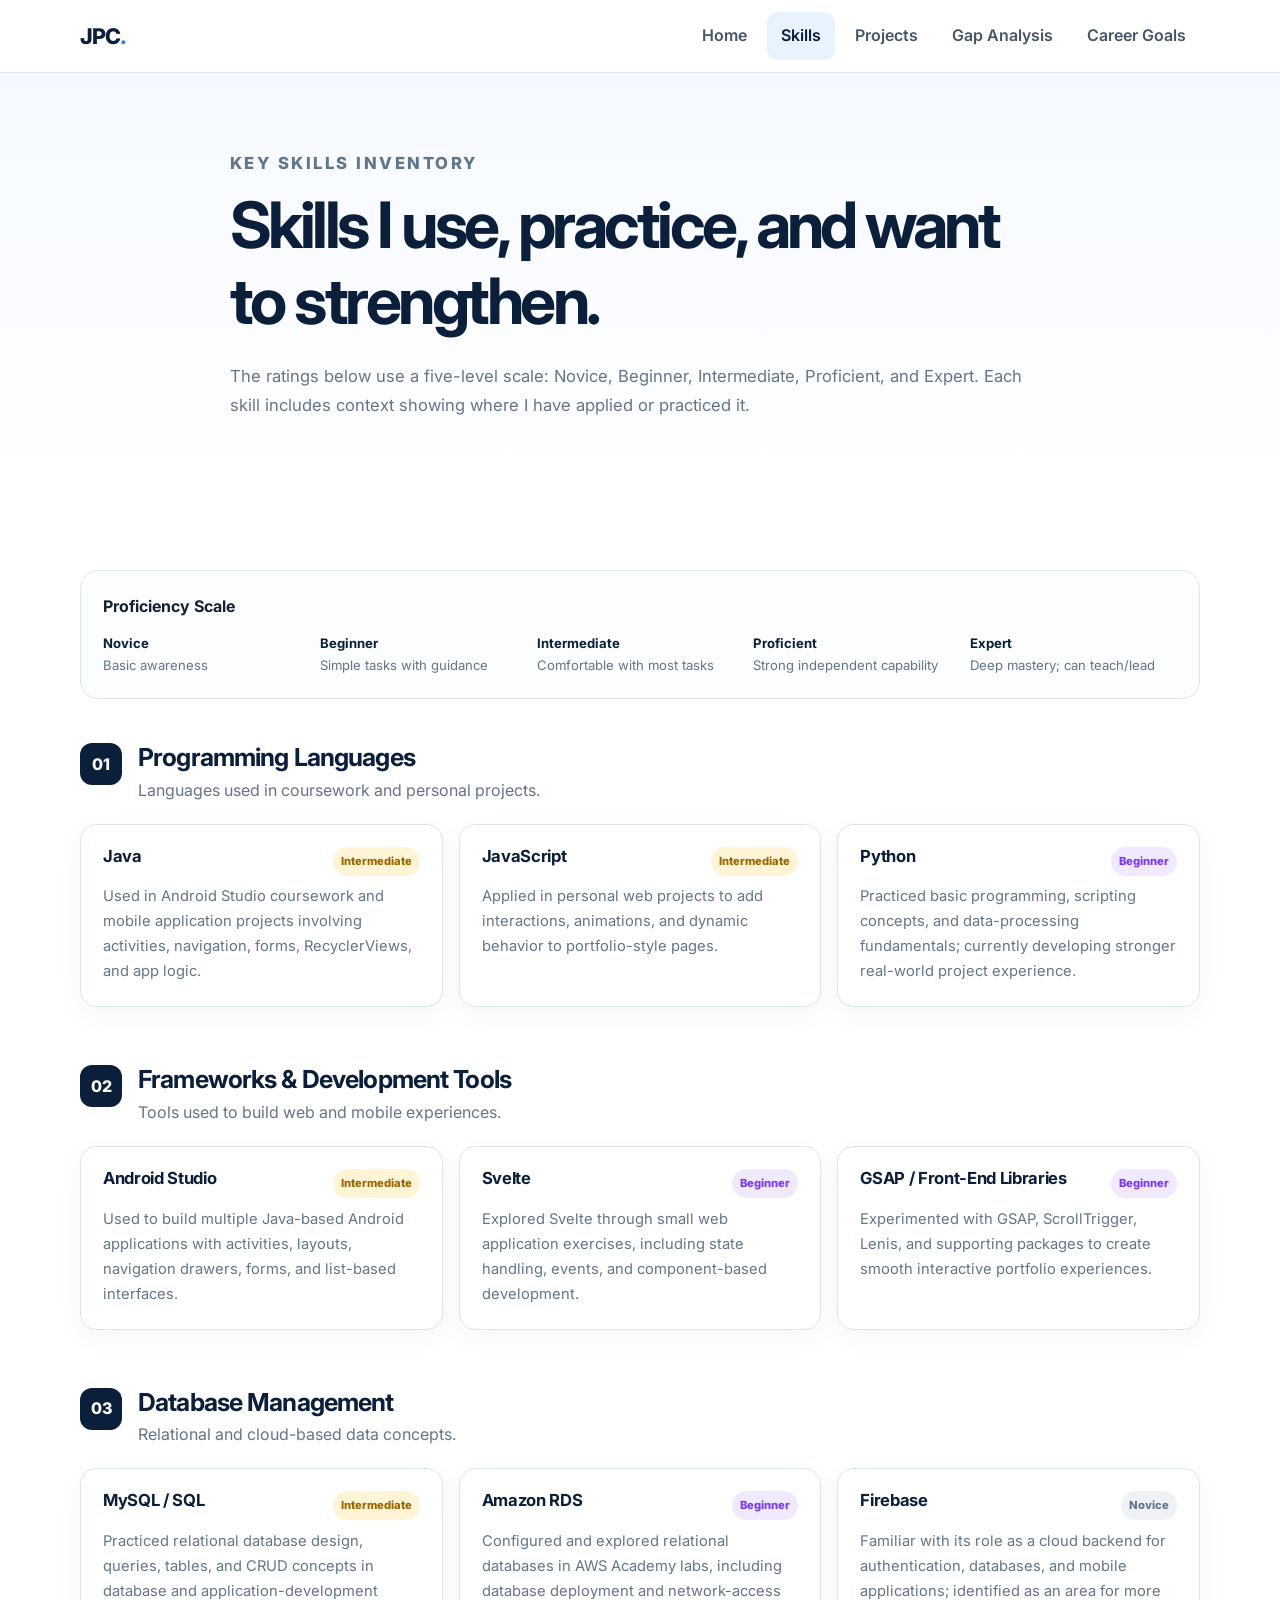
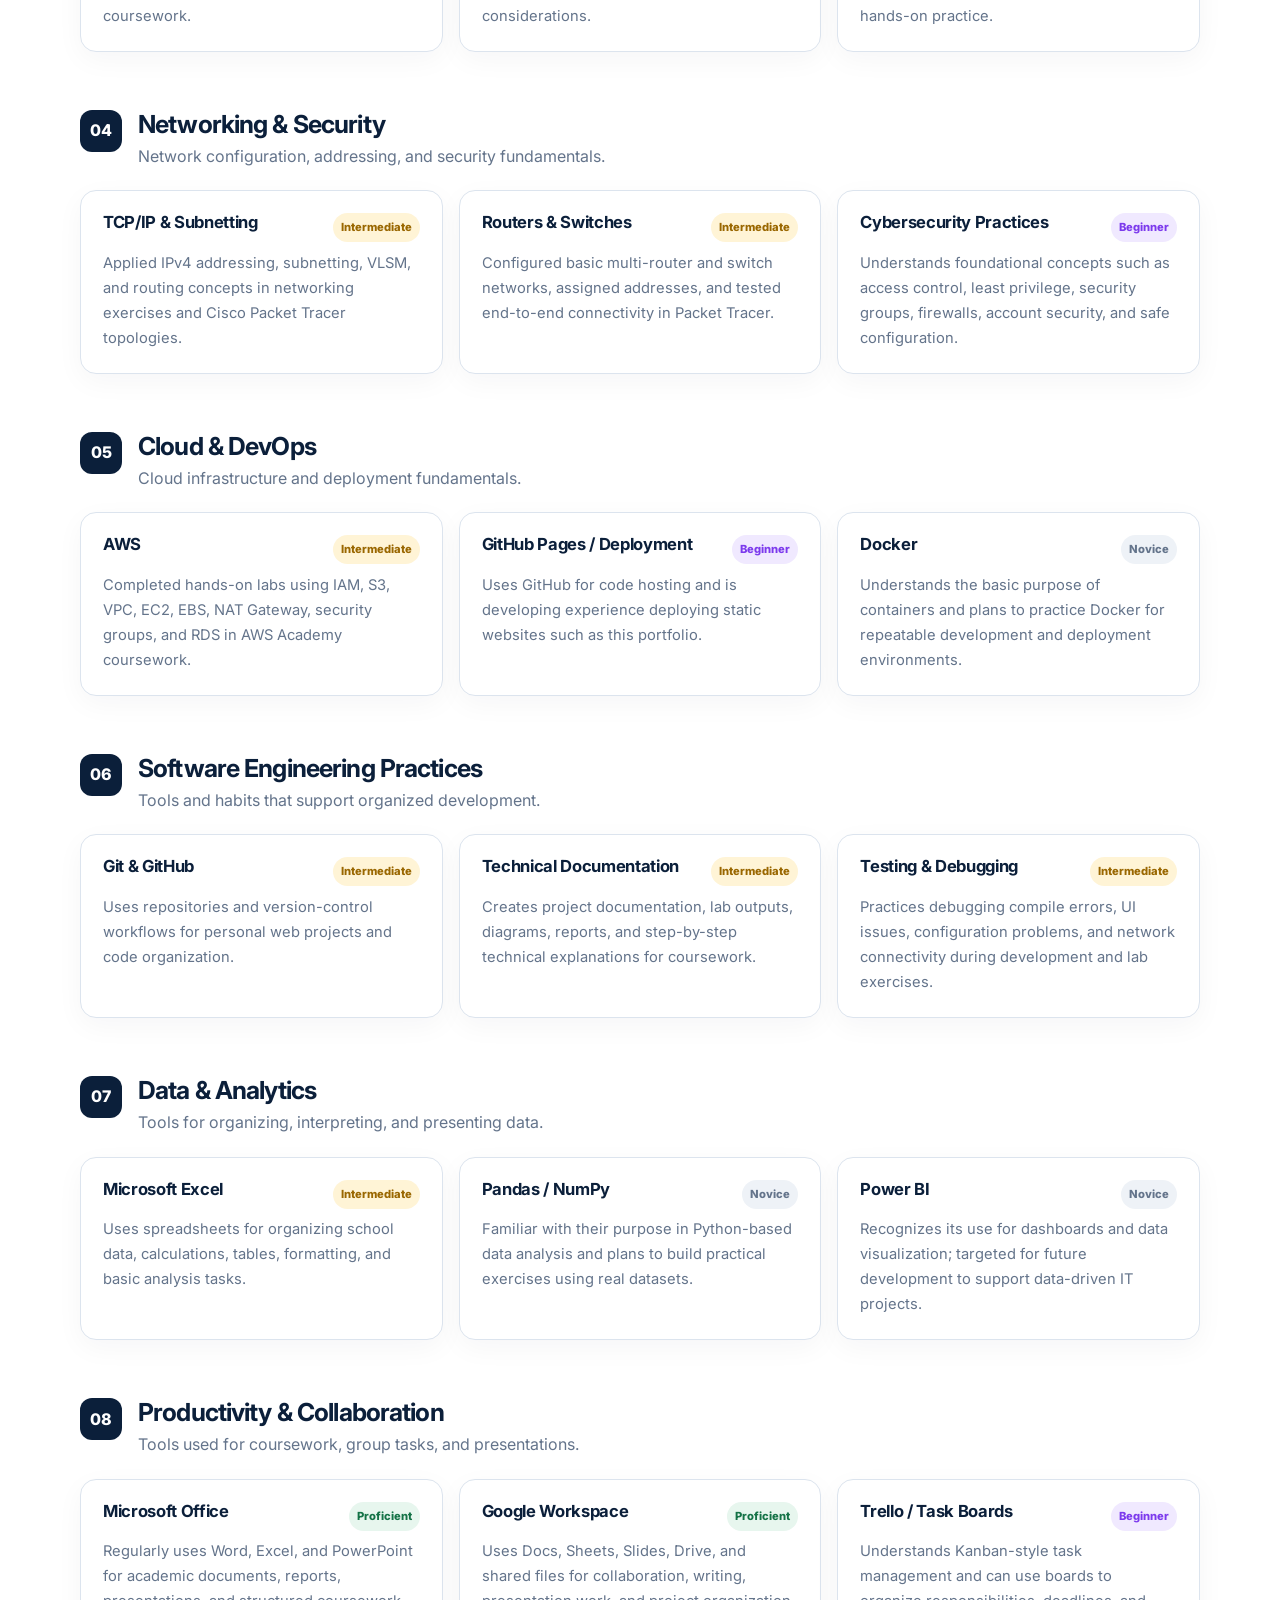
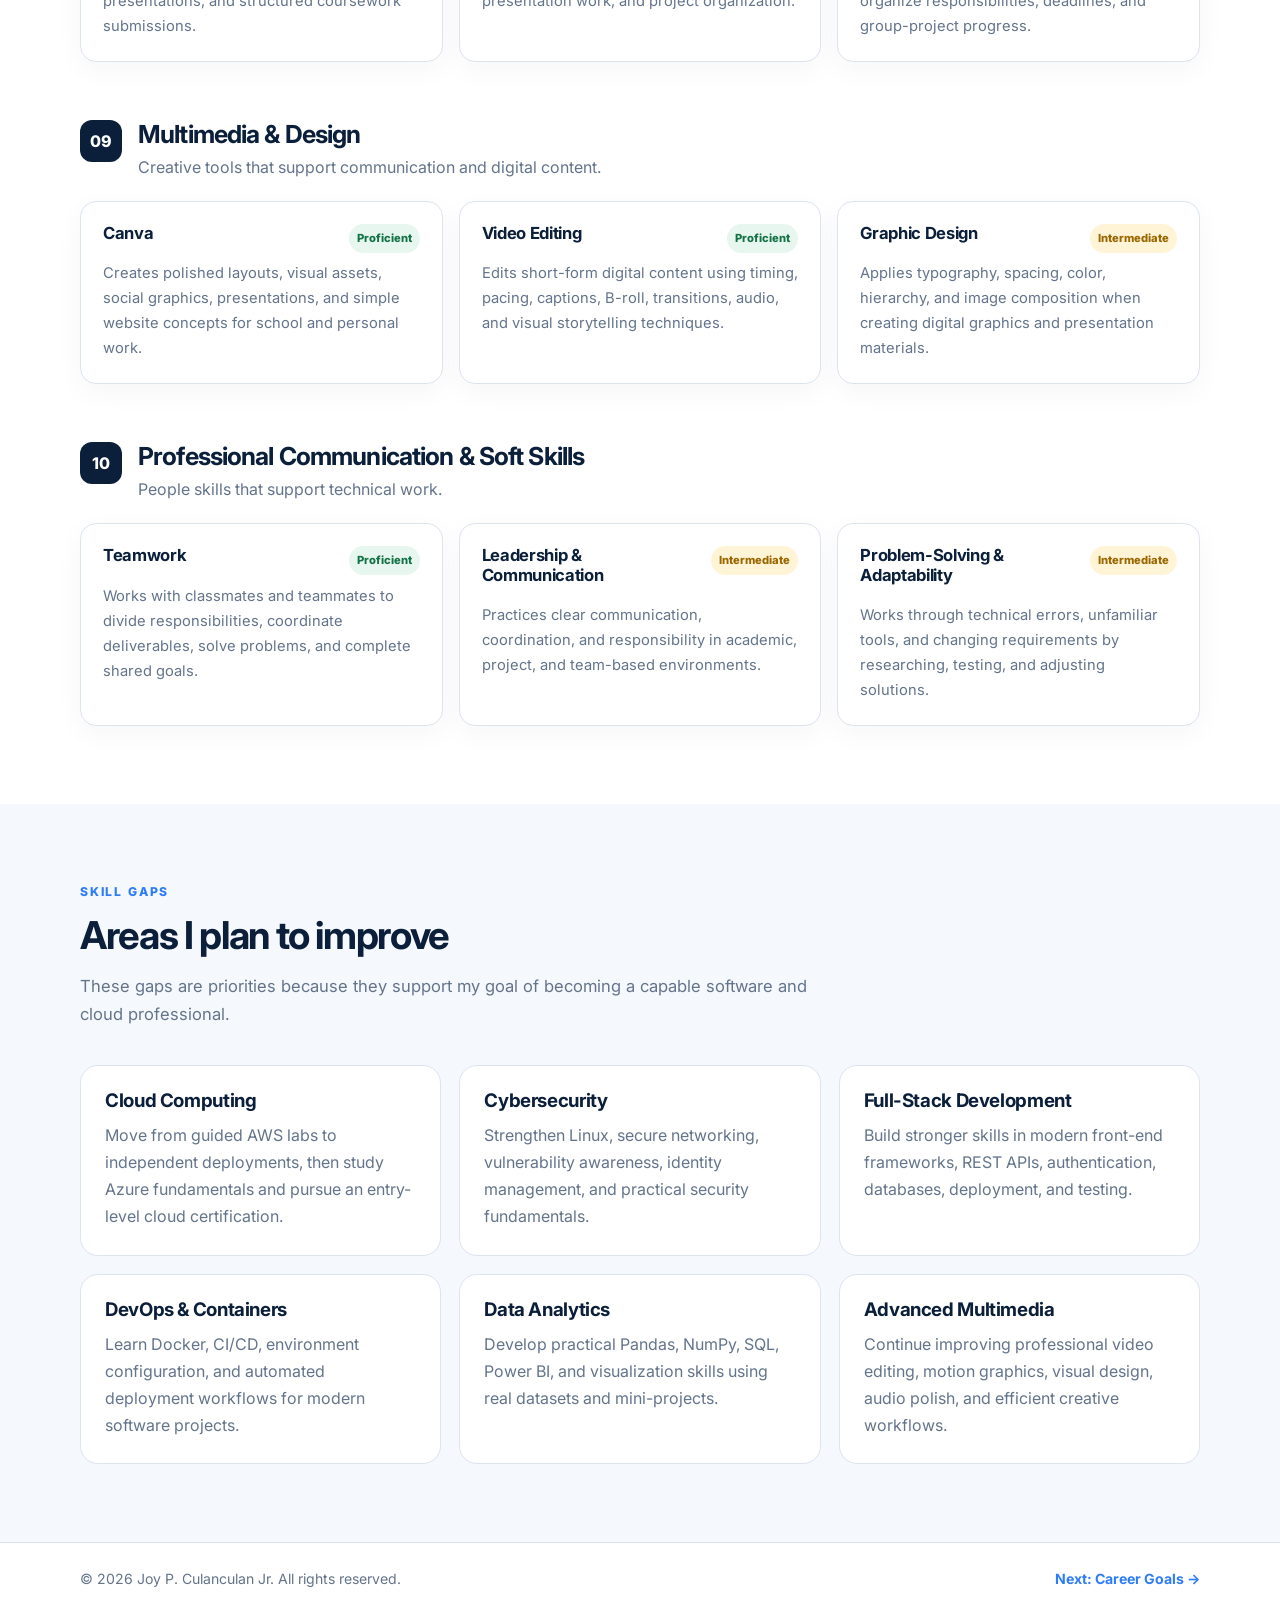
<file: skills.html>
<!DOCTYPE html>
<html lang="en">
<head>
  <meta charset="UTF-8" />
  <meta name="viewport" content="width=device-width, initial-scale=1.0" />
  <meta name="description" content="Key skills inventory for Joy P. Culanculan Jr." />
  <title>Skills | Joy Culanculan</title>
  <link rel="preconnect" href="https://fonts.googleapis.com">
  <link rel="preconnect" href="https://fonts.gstatic.com" crossorigin>
  <link href="https://fonts.googleapis.com/css2?family=Inter:wght@400;500;600;700;800&display=swap" rel="stylesheet">
  <link rel="stylesheet" href="styles.css" />
</head>
<body>
  <header class="site-header">
    <div class="container nav-wrap">
      <a class="brand" href="index.html">JPC<span>.</span></a>
      <nav aria-label="Primary navigation">
        <a href="index.html">Home</a>
        <a class="active" href="skills.html">Skills</a>
        <a href="projects.html">Projects</a>
        <a href="gap-analysis.html">Gap Analysis</a>
        <a href="goals.html">Career Goals</a>
      </nav>
    </div>
  </header>

  <main>
    <section class="page-hero">
      <div class="container narrow">
        <p class="eyebrow">Key Skills Inventory</p>
        <h1>Skills I use, practice, and want to strengthen.</h1>
        <p>
          The ratings below use a five-level scale: Novice, Beginner, Intermediate, Proficient, and Expert.
          Each skill includes context showing where I have applied or practiced it.
        </p>
      </div>
    </section>

    <section class="section">
      <div class="container">
        <div class="scale-card">
          <strong>Proficiency Scale</strong>
          <div class="scale-grid">
            <span><b>Novice</b> Basic awareness</span>
            <span><b>Beginner</b> Simple tasks with guidance</span>
            <span><b>Intermediate</b> Comfortable with most tasks</span>
            <span><b>Proficient</b> Strong independent capability</span>
            <span><b>Expert</b> Deep mastery; can teach/lead</span>
          </div>
        </div>

        <div class="skills-sections">
          <section class="skill-category">
            <div class="category-title"><span>01</span><div><h2>Programming Languages</h2><p>Languages used in coursework and personal projects.</p></div></div>
            <div class="skill-grid">
              <article class="skill-card"><div class="skill-top"><h3>Java</h3><span class="badge intermediate">Intermediate</span></div><p>Used in Android Studio coursework and mobile application projects involving activities, navigation, forms, RecyclerViews, and app logic.</p></article>
              <article class="skill-card"><div class="skill-top"><h3>JavaScript</h3><span class="badge intermediate">Intermediate</span></div><p>Applied in personal web projects to add interactions, animations, and dynamic behavior to portfolio-style pages.</p></article>
              <article class="skill-card"><div class="skill-top"><h3>Python</h3><span class="badge beginner">Beginner</span></div><p>Practiced basic programming, scripting concepts, and data-processing fundamentals; currently developing stronger real-world project experience.</p></article>
            </div>
          </section>

          <section class="skill-category">
            <div class="category-title"><span>02</span><div><h2>Frameworks & Development Tools</h2><p>Tools used to build web and mobile experiences.</p></div></div>
            <div class="skill-grid">
              <article class="skill-card"><div class="skill-top"><h3>Android Studio</h3><span class="badge intermediate">Intermediate</span></div><p>Used to build multiple Java-based Android applications with activities, layouts, navigation drawers, forms, and list-based interfaces.</p></article>
              <article class="skill-card"><div class="skill-top"><h3>Svelte</h3><span class="badge beginner">Beginner</span></div><p>Explored Svelte through small web application exercises, including state handling, events, and component-based development.</p></article>
              <article class="skill-card"><div class="skill-top"><h3>GSAP / Front-End Libraries</h3><span class="badge beginner">Beginner</span></div><p>Experimented with GSAP, ScrollTrigger, Lenis, and supporting packages to create smooth interactive portfolio experiences.</p></article>
            </div>
          </section>

          <section class="skill-category">
            <div class="category-title"><span>03</span><div><h2>Database Management</h2><p>Relational and cloud-based data concepts.</p></div></div>
            <div class="skill-grid">
              <article class="skill-card"><div class="skill-top"><h3>MySQL / SQL</h3><span class="badge intermediate">Intermediate</span></div><p>Practiced relational database design, queries, tables, and CRUD concepts in database and application-development coursework.</p></article>
              <article class="skill-card"><div class="skill-top"><h3>Amazon RDS</h3><span class="badge beginner">Beginner</span></div><p>Configured and explored relational databases in AWS Academy labs, including database deployment and network-access considerations.</p></article>
              <article class="skill-card"><div class="skill-top"><h3>Firebase</h3><span class="badge novice">Novice</span></div><p>Familiar with its role as a cloud backend for authentication, databases, and mobile applications; identified as an area for more hands-on practice.</p></article>
            </div>
          </section>

          <section class="skill-category">
            <div class="category-title"><span>04</span><div><h2>Networking & Security</h2><p>Network configuration, addressing, and security fundamentals.</p></div></div>
            <div class="skill-grid">
              <article class="skill-card"><div class="skill-top"><h3>TCP/IP & Subnetting</h3><span class="badge intermediate">Intermediate</span></div><p>Applied IPv4 addressing, subnetting, VLSM, and routing concepts in networking exercises and Cisco Packet Tracer topologies.</p></article>
              <article class="skill-card"><div class="skill-top"><h3>Routers & Switches</h3><span class="badge intermediate">Intermediate</span></div><p>Configured basic multi-router and switch networks, assigned addresses, and tested end-to-end connectivity in Packet Tracer.</p></article>
              <article class="skill-card"><div class="skill-top"><h3>Cybersecurity Practices</h3><span class="badge beginner">Beginner</span></div><p>Understands foundational concepts such as access control, least privilege, security groups, firewalls, account security, and safe configuration.</p></article>
            </div>
          </section>

          <section class="skill-category">
            <div class="category-title"><span>05</span><div><h2>Cloud & DevOps</h2><p>Cloud infrastructure and deployment fundamentals.</p></div></div>
            <div class="skill-grid">
              <article class="skill-card"><div class="skill-top"><h3>AWS</h3><span class="badge intermediate">Intermediate</span></div><p>Completed hands-on labs using IAM, S3, VPC, EC2, EBS, NAT Gateway, security groups, and RDS in AWS Academy coursework.</p></article>
              <article class="skill-card"><div class="skill-top"><h3>GitHub Pages / Deployment</h3><span class="badge beginner">Beginner</span></div><p>Uses GitHub for code hosting and is developing experience deploying static websites such as this portfolio.</p></article>
              <article class="skill-card"><div class="skill-top"><h3>Docker</h3><span class="badge novice">Novice</span></div><p>Understands the basic purpose of containers and plans to practice Docker for repeatable development and deployment environments.</p></article>
            </div>
          </section>

          <section class="skill-category">
            <div class="category-title"><span>06</span><div><h2>Software Engineering Practices</h2><p>Tools and habits that support organized development.</p></div></div>
            <div class="skill-grid">
              <article class="skill-card"><div class="skill-top"><h3>Git & GitHub</h3><span class="badge intermediate">Intermediate</span></div><p>Uses repositories and version-control workflows for personal web projects and code organization.</p></article>
              <article class="skill-card"><div class="skill-top"><h3>Technical Documentation</h3><span class="badge intermediate">Intermediate</span></div><p>Creates project documentation, lab outputs, diagrams, reports, and step-by-step technical explanations for coursework.</p></article>
              <article class="skill-card"><div class="skill-top"><h3>Testing & Debugging</h3><span class="badge intermediate">Intermediate</span></div><p>Practices debugging compile errors, UI issues, configuration problems, and network connectivity during development and lab exercises.</p></article>
            </div>
          </section>

          <section class="skill-category">
            <div class="category-title"><span>07</span><div><h2>Data & Analytics</h2><p>Tools for organizing, interpreting, and presenting data.</p></div></div>
            <div class="skill-grid">
              <article class="skill-card"><div class="skill-top"><h3>Microsoft Excel</h3><span class="badge intermediate">Intermediate</span></div><p>Uses spreadsheets for organizing school data, calculations, tables, formatting, and basic analysis tasks.</p></article>
              <article class="skill-card"><div class="skill-top"><h3>Pandas / NumPy</h3><span class="badge novice">Novice</span></div><p>Familiar with their purpose in Python-based data analysis and plans to build practical exercises using real datasets.</p></article>
              <article class="skill-card"><div class="skill-top"><h3>Power BI</h3><span class="badge novice">Novice</span></div><p>Recognizes its use for dashboards and data visualization; targeted for future development to support data-driven IT projects.</p></article>
            </div>
          </section>

          <section class="skill-category">
            <div class="category-title"><span>08</span><div><h2>Productivity & Collaboration</h2><p>Tools used for coursework, group tasks, and presentations.</p></div></div>
            <div class="skill-grid">
              <article class="skill-card"><div class="skill-top"><h3>Microsoft Office</h3><span class="badge proficient">Proficient</span></div><p>Regularly uses Word, Excel, and PowerPoint for academic documents, reports, presentations, and structured coursework submissions.</p></article>
              <article class="skill-card"><div class="skill-top"><h3>Google Workspace</h3><span class="badge proficient">Proficient</span></div><p>Uses Docs, Sheets, Slides, Drive, and shared files for collaboration, writing, presentation work, and project organization.</p></article>
              <article class="skill-card"><div class="skill-top"><h3>Trello / Task Boards</h3><span class="badge beginner">Beginner</span></div><p>Understands Kanban-style task management and can use boards to organize responsibilities, deadlines, and group-project progress.</p></article>
            </div>
          </section>

          <section class="skill-category">
            <div class="category-title"><span>09</span><div><h2>Multimedia & Design</h2><p>Creative tools that support communication and digital content.</p></div></div>
            <div class="skill-grid">
              <article class="skill-card"><div class="skill-top"><h3>Canva</h3><span class="badge proficient">Proficient</span></div><p>Creates polished layouts, visual assets, social graphics, presentations, and simple website concepts for school and personal work.</p></article>
              <article class="skill-card"><div class="skill-top"><h3>Video Editing</h3><span class="badge proficient">Proficient</span></div><p>Edits short-form digital content using timing, pacing, captions, B-roll, transitions, audio, and visual storytelling techniques.</p></article>
              <article class="skill-card"><div class="skill-top"><h3>Graphic Design</h3><span class="badge intermediate">Intermediate</span></div><p>Applies typography, spacing, color, hierarchy, and image composition when creating digital graphics and presentation materials.</p></article>
            </div>
          </section>

          <section class="skill-category">
            <div class="category-title"><span>10</span><div><h2>Professional Communication & Soft Skills</h2><p>People skills that support technical work.</p></div></div>
            <div class="skill-grid">
              <article class="skill-card"><div class="skill-top"><h3>Teamwork</h3><span class="badge proficient">Proficient</span></div><p>Works with classmates and teammates to divide responsibilities, coordinate deliverables, solve problems, and complete shared goals.</p></article>
              <article class="skill-card"><div class="skill-top"><h3>Leadership & Communication</h3><span class="badge intermediate">Intermediate</span></div><p>Practices clear communication, coordination, and responsibility in academic, project, and team-based environments.</p></article>
              <article class="skill-card"><div class="skill-top"><h3>Problem-Solving & Adaptability</h3><span class="badge intermediate">Intermediate</span></div><p>Works through technical errors, unfamiliar tools, and changing requirements by researching, testing, and adjusting solutions.</p></article>
            </div>
          </section>
        </div>
      </div>
    </section>

    <section class="section alt">
      <div class="container">
        <div class="section-heading">
          <p class="eyebrow">Skill Gaps</p>
          <h2>Areas I plan to improve</h2>
          <p>These gaps are priorities because they support my goal of becoming a capable software and cloud professional.</p>
        </div>
        <div class="gap-grid">
          <article><h3>Cloud Computing</h3><p>Move from guided AWS labs to independent deployments, then study Azure fundamentals and pursue an entry-level cloud certification.</p></article>
          <article><h3>Cybersecurity</h3><p>Strengthen Linux, secure networking, vulnerability awareness, identity management, and practical security fundamentals.</p></article>
          <article><h3>Full-Stack Development</h3><p>Build stronger skills in modern front-end frameworks, REST APIs, authentication, databases, deployment, and testing.</p></article>
          <article><h3>DevOps & Containers</h3><p>Learn Docker, CI/CD, environment configuration, and automated deployment workflows for modern software projects.</p></article>
          <article><h3>Data Analytics</h3><p>Develop practical Pandas, NumPy, SQL, Power BI, and visualization skills using real datasets and mini-projects.</p></article>
          <article><h3>Advanced Multimedia</h3><p>Continue improving professional video editing, motion graphics, visual design, audio polish, and efficient creative workflows.</p></article>
        </div>
      </div>
    </section>
  </main>

  <footer>
    <div class="container footer-wrap">
      <p>© 2026 Joy P. Culanculan Jr. All rights reserved.</p>
      <p><a href="goals.html">Next: Career Goals →</a></p>
    </div>
  </footer>
</body>
</html>
</file>
<file: styles.css>
:root {
  --navy: #0b1f3a;
  --navy-2: #102b50;
  --accent: #2e7df6;
  --accent-soft: #e9f2ff;
  --ink: #172033;
  --muted: #64748b;
  --line: #dce4ee;
  --surface: #ffffff;
  --surface-2: #f5f8fc;
  --success: #157347;
  --warning: #9a6700;
  --beginner: #7c3aed;
  --novice: #64748b;
  --shadow: 0 18px 55px rgba(11,31,58,.09);
}

* { box-sizing: border-box; }
html { scroll-behavior: smooth; }
body {
  margin: 0;
  font-family: "Inter", Arial, sans-serif;
  color: var(--ink);
  background: var(--surface);
  line-height: 1.7;
}
a { color: inherit; text-decoration: none; }
img { max-width: 100%; }
.container { width: min(1120px, calc(100% - 40px)); margin: 0 auto; }
.narrow { width: min(820px, 100%); }

.site-header {
  position: sticky;
  top: 0;
  z-index: 20;
  background: rgba(255,255,255,.94);
  border-bottom: 1px solid rgba(220,228,238,.9);
  backdrop-filter: blur(12px);
}
.nav-wrap { display: flex; align-items: center; justify-content: space-between; min-height: 72px; gap: 20px; }
.brand { font-size: 1.35rem; font-weight: 800; color: var(--navy); letter-spacing: -.04em; }
.brand span { color: var(--accent); }
nav { display: flex; gap: 6px; flex-wrap: wrap; }
nav a { padding: 10px 14px; border-radius: 10px; font-weight: 600; color: #475569; }
nav a:hover, nav a.active { color: var(--navy); background: var(--accent-soft); }

.hero {
  padding: 88px 0 76px;
  background:
    radial-gradient(circle at 85% 15%, rgba(46,125,246,.16), transparent 28%),
    linear-gradient(180deg, #f8fbff 0%, #ffffff 100%);
}
.hero-grid { display: grid; grid-template-columns: 1.35fr .8fr; gap: 56px; align-items: center; }
.eyebrow { text-transform: uppercase; letter-spacing: .15em; font-size: .76rem; font-weight: 800; color: var(--accent); margin: 0 0 10px; }
h1, h2, h3 { line-height: 1.18; color: var(--navy); }
h1 { font-size: clamp(2.5rem, 6vw, 5rem); letter-spacing: -.055em; margin: 0 0 24px; }
h1 span { color: var(--accent); }
h2 { font-size: clamp(1.8rem, 3vw, 2.6rem); letter-spacing: -.035em; margin: 0 0 14px; }
h3 { margin: 0 0 10px; letter-spacing: -.02em; }
p { margin-top: 0; }
.hero-copy, .page-hero p, .section-heading > p:last-child { color: var(--muted); font-size: 1.04rem; }
.hero-actions { display: flex; gap: 12px; flex-wrap: wrap; margin-top: 30px; }
.btn { display: inline-flex; align-items: center; justify-content: center; padding: 13px 18px; border-radius: 12px; font-weight: 700; transition: .2s ease; }
.btn.primary { background: var(--navy); color: white; }
.btn.primary:hover { transform: translateY(-2px); background: var(--navy-2); }
.btn.secondary { border: 1px solid var(--line); background: white; }
.btn.secondary:hover { border-color: var(--accent); color: var(--accent); }
.profile-card { background: white; border: 1px solid var(--line); box-shadow: var(--shadow); border-radius: 24px; padding: 30px; }
.avatar { width: 76px; height: 76px; border-radius: 20px; display: grid; place-items: center; background: var(--navy); color: white; font-weight: 800; font-size: 1.4rem; margin-bottom: 20px; }
.profile-card > p { color: var(--muted); }
.contact-list { border-top: 1px solid var(--line); margin-top: 22px; padding-top: 16px; display: grid; gap: 12px; }
.contact-list div { display: flex; justify-content: space-between; gap: 14px; font-size: .9rem; }
.contact-list strong { color: var(--navy); }
.contact-list span { color: var(--muted); text-align: right; overflow-wrap: anywhere; }

.section { padding: 78px 0; }
.section.alt { background: var(--surface-2); }
.section-heading { max-width: 760px; margin-bottom: 36px; }
.feature-grid, .gap-grid, .domain-grid { display: grid; grid-template-columns: repeat(3, 1fr); gap: 18px; }
.feature-card, .gap-grid article, .domain-grid article, .value-cards article { border: 1px solid var(--line); background: white; border-radius: 18px; padding: 24px; }
.feature-card .icon { width: 42px; height: 42px; border-radius: 12px; background: var(--accent-soft); color: var(--accent); display: grid; place-items: center; font-weight: 800; margin-bottom: 22px; }
.feature-card p, .gap-grid p, .domain-grid p, .value-cards p { color: var(--muted); margin-bottom: 0; }
.two-col { display: grid; grid-template-columns: .8fr 1.3fr; gap: 56px; align-items: start; }
.top-align { align-items: start; }
.timeline { display: grid; gap: 16px; }
.timeline article { padding: 22px 0 22px 22px; border-left: 2px solid var(--accent); }
.timeline article span { color: var(--accent); font-size: .78rem; font-weight: 800; text-transform: uppercase; letter-spacing: .1em; }
.timeline article p { color: var(--muted); margin: 0; }

.page-hero { padding: 76px 0 56px; background: linear-gradient(180deg, #f5f9ff 0%, #ffffff 100%); }
.page-hero h1 { font-size: clamp(2.3rem, 5vw, 4.5rem); }
.scale-card { border: 1px solid var(--line); border-radius: 18px; padding: 22px; background: #fbfdff; margin-bottom: 44px; }
.scale-grid { display: grid; grid-template-columns: repeat(5, 1fr); gap: 10px; margin-top: 12px; }
.scale-grid span { font-size: .82rem; color: var(--muted); }
.scale-grid b { display: block; color: var(--navy); }
.skills-sections { display: grid; gap: 58px; }
.skill-category { scroll-margin-top: 90px; }
.category-title { display: flex; align-items: flex-start; gap: 16px; margin-bottom: 20px; }
.category-title > span { flex: 0 0 auto; width: 42px; height: 42px; border-radius: 12px; display: grid; place-items: center; background: var(--navy); color: white; font-weight: 800; }
.category-title h2 { margin-bottom: 4px; font-size: 1.55rem; }
.category-title p { color: var(--muted); margin: 0; }
.skill-grid { display: grid; grid-template-columns: repeat(3, 1fr); gap: 16px; }
.skill-card { border: 1px solid var(--line); border-radius: 16px; padding: 22px; background: white; box-shadow: 0 8px 28px rgba(15,23,42,.04); }
.skill-card p { color: var(--muted); font-size: .92rem; margin-bottom: 0; }
.skill-top { display: flex; justify-content: space-between; align-items: flex-start; gap: 12px; margin-bottom: 8px; }
.skill-top h3 { font-size: 1.04rem; }
.badge { font-size: .7rem; font-weight: 800; border-radius: 999px; padding: 5px 8px; white-space: nowrap; background: #eef2f7; color: #475569; }
.badge.proficient { background: #e7f6ee; color: var(--success); }
.badge.intermediate { background: #fff4d6; color: var(--warning); }
.badge.beginner { background: #f0e9ff; color: var(--beginner); }
.badge.novice { background: #eef2f7; color: var(--novice); }
.gap-grid { grid-template-columns: repeat(3, 1fr); }

.goal-timeline { display: grid; gap: 22px; }
.goal-card { display: grid; grid-template-columns: 150px 1fr; gap: 28px; border: 1px solid var(--line); border-radius: 20px; padding: 28px; background: white; box-shadow: 0 8px 32px rgba(15,23,42,.04); }
.goal-year { width: 118px; height: 58px; display: grid; place-items: center; border-radius: 14px; background: var(--navy); color: white; font-weight: 800; }
ul { padding-left: 22px; }
li { margin-bottom: 8px; color: #475569; }
.domain-grid { grid-template-columns: repeat(2, 1fr); }
.plan-table-wrap { overflow-x: auto; border: 1px solid var(--line); border-radius: 18px; }
.plan-table { width: 100%; border-collapse: collapse; min-width: 820px; background: white; }
.plan-table th { background: var(--navy); color: white; text-align: left; font-size: .82rem; letter-spacing: .02em; }
.plan-table th, .plan-table td { padding: 16px; border-bottom: 1px solid var(--line); vertical-align: top; }
.plan-table td { color: #475569; font-size: .9rem; }
.plan-table tbody tr:last-child td { border-bottom: 0; }
.values-grid { display: grid; grid-template-columns: .7fr 1.3fr; gap: 46px; }
.value-cards { display: grid; grid-template-columns: repeat(2, 1fr); gap: 16px; }

.cta-section { padding: 28px 0 78px; }
.cta-box { background: var(--navy); color: white; border-radius: 24px; padding: 34px; display: flex; justify-content: space-between; gap: 30px; align-items: center; }
.cta-box h2 { color: white; margin-bottom: 8px; }
.cta-box p:not(.eyebrow) { color: #cbd5e1; margin: 0; max-width: 760px; }
.cta-box .btn.primary { background: white; color: var(--navy); white-space: nowrap; }
footer { border-top: 1px solid var(--line); padding: 24px 0; }
.footer-wrap { display: flex; justify-content: space-between; gap: 20px; color: var(--muted); font-size: .88rem; }
.footer-wrap p { margin: 0; }
.footer-wrap a { color: var(--accent); font-weight: 700; }

@media (max-width: 900px) {
  .hero-grid, .two-col, .values-grid { grid-template-columns: 1fr; }
  .feature-grid, .skill-grid, .gap-grid { grid-template-columns: repeat(2, 1fr); }
  .scale-grid { grid-template-columns: repeat(2, 1fr); }
  .goal-card { grid-template-columns: 1fr; }
  .cta-box { align-items: flex-start; flex-direction: column; }
}

@media (max-width: 640px) {
  .container { width: min(100% - 28px, 1120px); }
  .nav-wrap { align-items: flex-start; flex-direction: column; padding: 14px 0; }
  nav { width: 100%; }
  nav a { flex: 1; text-align: center; padding: 9px 8px; font-size: .86rem; }
  .hero, .page-hero { padding-top: 52px; }
  .section { padding: 58px 0; }
  .feature-grid, .skill-grid, .gap-grid, .domain-grid, .value-cards, .scale-grid { grid-template-columns: 1fr; }
  .profile-card { padding: 22px; }
  .contact-list div { flex-direction: column; gap: 2px; }
  .contact-list span { text-align: left; }
  .category-title { align-items: center; }
  .skill-top { flex-direction: column; }
  .footer-wrap { flex-direction: column; }
}


/* Projects Page */
.project-list { display: grid; gap: 26px; }
.project-detail-card { border: 1px solid var(--line); border-radius: 22px; padding: 30px; background: white; box-shadow: 0 10px 36px rgba(15,23,42,.05); }
.project-header-row { display: flex; justify-content: space-between; align-items: flex-start; gap: 24px; padding-bottom: 24px; border-bottom: 1px solid var(--line); }
.project-header-row h2 { margin-bottom: 7px; }
.project-role { color: var(--muted); margin: 0; font-weight: 600; }
.project-status { flex: 0 0 auto; padding: 7px 11px; border-radius: 999px; font-size: .72rem; font-weight: 800; }
.project-status.deployed { background: #e7f6ee; color: var(--success); }
.project-status.progress { background: #fff4d6; color: var(--warning); }
.project-status.academic { background: var(--accent-soft); color: var(--accent); }
.project-detail-grid { display: grid; grid-template-columns: repeat(2, 1fr); gap: 0; margin-top: 8px; }
.project-field { padding: 22px 24px 18px 0; }
.project-field:nth-child(even) { padding-left: 24px; border-left: 1px solid var(--line); }
.project-field:nth-child(n+3) { border-top: 1px solid var(--line); }
.project-field h3 { font-size: 1rem; margin-bottom: 8px; }
.project-field p, .project-field li { color: #475569; font-size: .91rem; }
.project-field ul { margin-bottom: 0; }
.tag-list { display: flex; flex-wrap: wrap; gap: 8px; }
.tag-list span { padding: 6px 9px; border-radius: 999px; background: var(--surface-2); border: 1px solid var(--line); color: #475569; font-size: .74rem; font-weight: 700; }
.evidence-box { margin-top: 22px; border: 1px solid #cfe0ff; border-radius: 16px; background: #f7fbff; padding: 20px; display: flex; justify-content: space-between; align-items: center; gap: 22px; }
.evidence-box p { color: var(--muted); margin: 5px 0 0; font-size: .88rem; }
.evidence-label { display: block; color: var(--accent); text-transform: uppercase; letter-spacing: .1em; font-size: .68rem; font-weight: 800; margin-bottom: 4px; }
.muted-evidence { border-color: var(--line); background: #fbfcfe; }
.evidence-placeholder { flex: 0 0 auto; padding: 9px 12px; border-radius: 10px; border: 1px dashed #b6c4d6; color: var(--muted); font-size: .78rem; font-weight: 700; }

/* Gap Analysis */
.gap-summary-grid { display: grid; grid-template-columns: repeat(3, 1fr); gap: 16px; }
.gap-summary-grid article { border: 1px solid var(--line); border-radius: 18px; padding: 22px; background: white; }
.gap-summary-grid span { display: block; color: var(--accent); text-transform: uppercase; letter-spacing: .1em; font-size: .68rem; font-weight: 800; margin-bottom: 8px; }
.gap-summary-grid strong { display: block; color: var(--navy); font-size: 1.05rem; margin-bottom: 8px; }
.gap-summary-grid p { color: var(--muted); font-size: .88rem; margin: 0; }
.roadmap-list { display: grid; gap: 18px; }
.roadmap-card { display: grid; grid-template-columns: 74px 1fr; gap: 22px; border: 1px solid var(--line); border-radius: 20px; padding: 26px; background: white; }
.roadmap-number { width: 54px; height: 54px; border-radius: 15px; display: grid; place-items: center; background: var(--navy); color: white; font-weight: 800; }
.roadmap-title { display: flex; align-items: flex-start; justify-content: space-between; gap: 20px; margin-bottom: 18px; }
.roadmap-title .eyebrow { margin-bottom: 3px; }
.roadmap-title h3 { font-size: 1.25rem; margin-bottom: 0; }
.priority { flex: 0 0 auto; border-radius: 999px; padding: 6px 9px; font-size: .69rem; font-weight: 800; }
.priority.high { background: #ffe8e6; color: #b42318; }
.priority.medium { background: #fff4d6; color: var(--warning); }
.roadmap-columns { display: grid; grid-template-columns: repeat(3, 1fr); gap: 18px; }
.roadmap-columns > div { padding-right: 18px; border-right: 1px solid var(--line); }
.roadmap-columns > div:last-child { border-right: 0; padding-right: 0; }
.roadmap-columns strong { display: block; color: var(--navy); font-size: .82rem; margin-bottom: 6px; }
.roadmap-columns p { color: var(--muted); font-size: .86rem; margin: 0; }
.milestone { margin-top: 20px; padding: 13px 15px; background: var(--surface-2); border-radius: 12px; color: #475569; font-size: .82rem; }
.milestone b { color: var(--navy); }
.roadmap-phases { display: grid; grid-template-columns: repeat(3, 1fr); gap: 16px; }
.roadmap-phases article { border: 1px solid var(--line); border-radius: 18px; padding: 23px; background: white; }
.roadmap-phases span { color: var(--accent); font-size: .75rem; font-weight: 800; text-transform: uppercase; letter-spacing: .08em; }
.roadmap-phases h3 { margin-top: 14px; }
.roadmap-phases p { color: var(--muted); margin: 0; font-size: .9rem; }

@media (max-width: 900px) {
  .project-detail-grid, .roadmap-columns, .gap-summary-grid, .roadmap-phases { grid-template-columns: 1fr; }
  .project-field, .project-field:nth-child(even) { padding: 18px 0; border-left: 0; border-top: 1px solid var(--line); }
  .project-field:first-child { border-top: 0; }
  .roadmap-columns > div { padding: 0 0 16px; border-right: 0; border-bottom: 1px solid var(--line); }
  .roadmap-columns > div:last-child { border-bottom: 0; padding-bottom: 0; }
}

@media (max-width: 640px) {
  .project-header-row, .evidence-box, .roadmap-title { flex-direction: column; align-items: flex-start; }
  .project-detail-card { padding: 22px; }
  .roadmap-card { grid-template-columns: 1fr; padding: 22px; }
}
</file>
